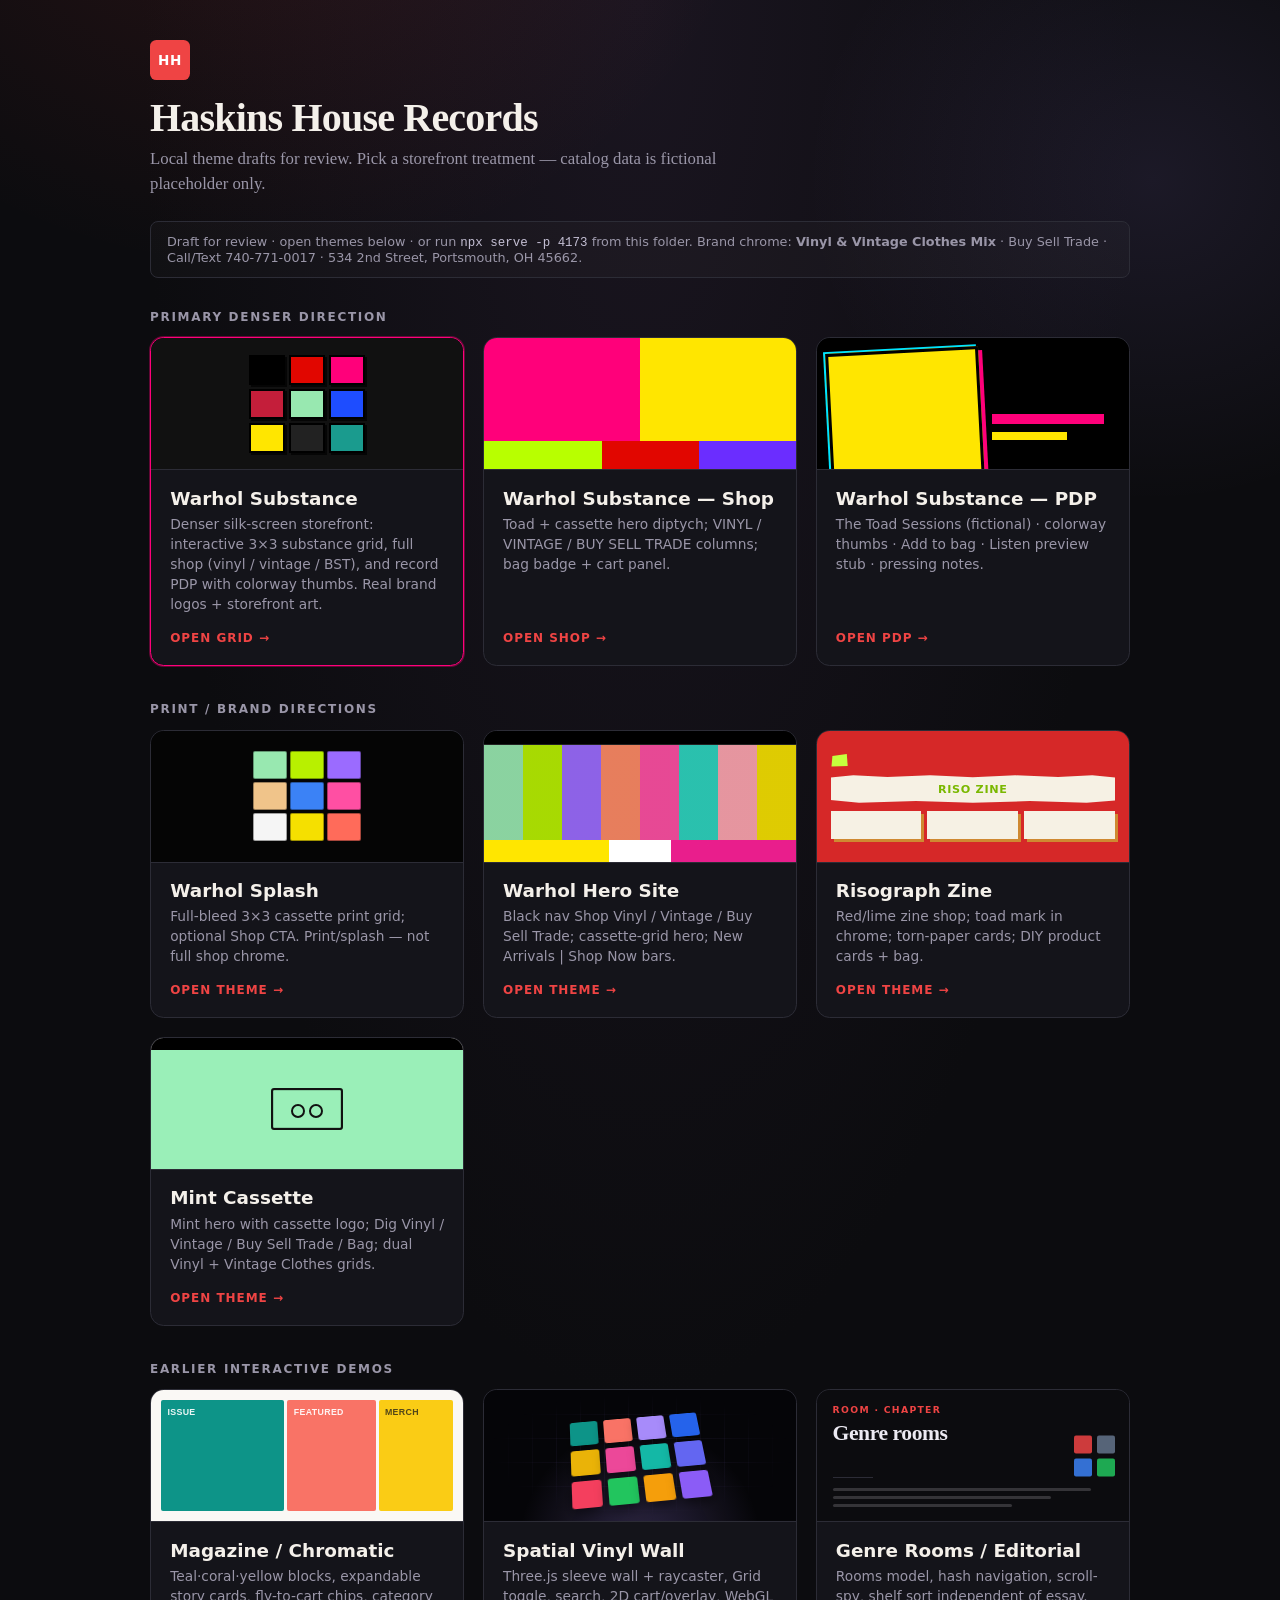
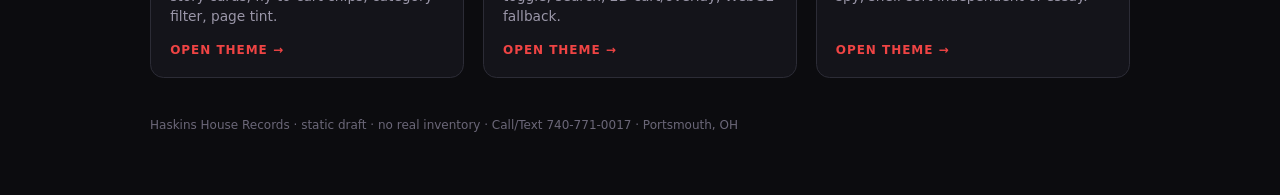
<file: index.html>
<!DOCTYPE html>
<html lang="en">
<head>
  <meta charset="UTF-8" />
  <meta name="viewport" content="width=device-width, initial-scale=1" />
  <title>Haskins House Records — Theme Drafts</title>
  <link rel="stylesheet" href="picker.css" />
  <link rel="stylesheet" href="picker-warhol-substance.css" />
</head>
<body>
  <div class="wrap">
    <span class="mark" aria-hidden="true">HH</span>
    <h1>Haskins House Records</h1>
    <p class="lede">Local theme drafts for review. Pick a storefront treatment — catalog data is fictional placeholder only.</p>
    <p class="note">Draft for review · open themes below · or run <code>npx serve -p 4173</code> from this folder. Brand chrome: <strong>Vinyl &amp; Vintage Clothes Mix</strong> · Buy Sell Trade · Call/Text 740-771-0017 · 534 2nd Street, Portsmouth, OH 45662.</p>

    <h2 class="group-title">Primary denser direction</h2>
    <div class="grid">
      <a class="card card-featured" href="themes/warhol-substance/grid/">
        <div class="preview warhol-substance" aria-hidden="true">
          <div class="ws-grid">
            <i></i><i></i><i></i>
            <i></i><i></i><i></i>
            <i></i><i></i><i></i>
          </div>
        </div>
        <div class="card-body">
          <h2>Warhol Substance</h2>
          <p>Denser silk-screen storefront: interactive 3×3 substance grid, full shop (vinyl / vintage / BST), and record PDP with colorway thumbs. Real brand logos + storefront art.</p>
          <span class="cta">Open Grid →</span>
        </div>
      </a>
      <a class="card" href="themes/warhol-substance/shop/">
        <div class="preview warhol-substance-shop" aria-hidden="true">
          <div class="ws-diptych"><b></b><b></b></div>
          <div class="ws-cols"><span></span><span></span><span></span></div>
        </div>
        <div class="card-body">
          <h2>Warhol Substance — Shop</h2>
          <p>Toad + cassette hero diptych; VINYL / VINTAGE / BUY SELL TRADE columns; bag badge + cart panel.</p>
          <span class="cta">Open Shop →</span>
        </div>
      </a>
      <a class="card" href="themes/warhol-substance/pdp/">
        <div class="preview warhol-substance-pdp" aria-hidden="true">
          <div class="ws-sleeve"></div>
          <div class="ws-info"><span></span><span></span></div>
        </div>
        <div class="card-body">
          <h2>Warhol Substance — PDP</h2>
          <p>The Toad Sessions (fictional) · colorway thumbs · Add to bag · Listen preview stub · pressing notes.</p>
          <span class="cta">Open PDP →</span>
        </div>
      </a>
    </div>

    <h2 class="group-title">Print / brand directions</h2>
    <div class="grid">
      <a class="card" href="themes/warhol-splash/">
        <div class="preview warhol-splash" aria-hidden="true">
          <div class="cass-grid">
            <i></i><i></i><i></i>
            <i></i><i></i><i></i>
            <i></i><i></i><i></i>
          </div>
        </div>
        <div class="card-body">
          <h2>Warhol Splash</h2>
          <p>Full-bleed 3×3 cassette print grid; optional Shop CTA. Print/splash — not full shop chrome.</p>
          <span class="cta">Open theme →</span>
        </div>
      </a>
      <a class="card" href="themes/warhol-hero/">
        <div class="preview warhol-hero" aria-hidden="true">
          <div class="wh-nav"></div>
          <div class="wh-hero"></div>
          <div class="wh-bars"><b></b><b></b><b></b></div>
        </div>
        <div class="card-body">
          <h2>Warhol Hero Site</h2>
          <p>Black nav Shop Vinyl / Vintage / Buy Sell Trade; cassette-grid hero; New Arrivals | Shop Now bars.</p>
          <span class="cta">Open theme →</span>
        </div>
      </a>
      <a class="card" href="themes/risograph-zine/">
        <div class="preview riso" aria-hidden="true">
          <span class="toad-dot"></span>
          <div class="torn-banner">Riso Zine</div>
          <div class="torn-cards"><i></i><i></i><i></i></div>
        </div>
        <div class="card-body">
          <h2>Risograph Zine</h2>
          <p>Red/lime zine shop; toad mark in chrome; torn-paper cards; DIY product cards + bag.</p>
          <span class="cta">Open theme →</span>
        </div>
      </a>
      <a class="card" href="themes/mint-cassette/">
        <div class="preview mint" aria-hidden="true">
          <div class="mint-nav"></div>
          <div class="mint-hero"><span></span></div>
        </div>
        <div class="card-body">
          <h2>Mint Cassette</h2>
          <p>Mint hero with cassette logo; Dig Vinyl / Vintage / Buy Sell Trade / Bag; dual Vinyl + Vintage Clothes grids.</p>
          <span class="cta">Open theme →</span>
        </div>
      </a>
    </div>

    <h2 class="group-title">Earlier interactive demos</h2>
    <div class="grid">
      <a class="card" href="themes/label-chromatic/">
        <div class="preview chromatic" aria-hidden="true">
          <div class="blk t">Issue</div>
          <div class="blk c">Featured</div>
          <div class="blk y">Merch</div>
        </div>
        <div class="card-body">
          <h2>Magazine / Chromatic</h2>
          <p>Teal·coral·yellow blocks, expandable story cards, fly-to-cart chips, category filter, page tint.</p>
          <span class="cta">Open theme →</span>
        </div>
      </a>
      <a class="card" href="themes/spatial-dig/">
        <div class="preview spatial" aria-hidden="true">
          <div class="grid-hint"></div>
          <div class="sleeve-grid">
            <i></i><i></i><i></i><i></i>
            <i></i><i></i><i></i><i></i>
            <i></i><i></i><i></i><i></i>
          </div>
        </div>
        <div class="card-body">
          <h2>Spatial Vinyl Wall</h2>
          <p>Three.js sleeve wall + raycaster, Grid toggle, search, 2D cart/overlay, WebGL fallback.</p>
          <span class="cta">Open theme →</span>
        </div>
      </a>
      <a class="card" href="themes/underground-editorial/">
        <div class="preview editorial" aria-hidden="true">
          <span class="chap">Room · chapter</span>
          <p class="room-title">Genre rooms</p>
          <div class="rule"></div>
          <div class="lines"><span></span><span></span><span></span></div>
          <div class="shelf-dots"><b></b><b></b><b></b><b></b></div>
        </div>
        <div class="card-body">
          <h2>Genre Rooms / Editorial</h2>
          <p>Rooms model, hash navigation, scroll-spy, shelf sort independent of essay.</p>
          <span class="cta">Open theme →</span>
        </div>
      </a>
    </div>

    <footer>Haskins House Records · static draft · no real inventory · Call/Text 740-771-0017 · Portsmouth, OH</footer>
  </div>
</body>
</html>
</file>
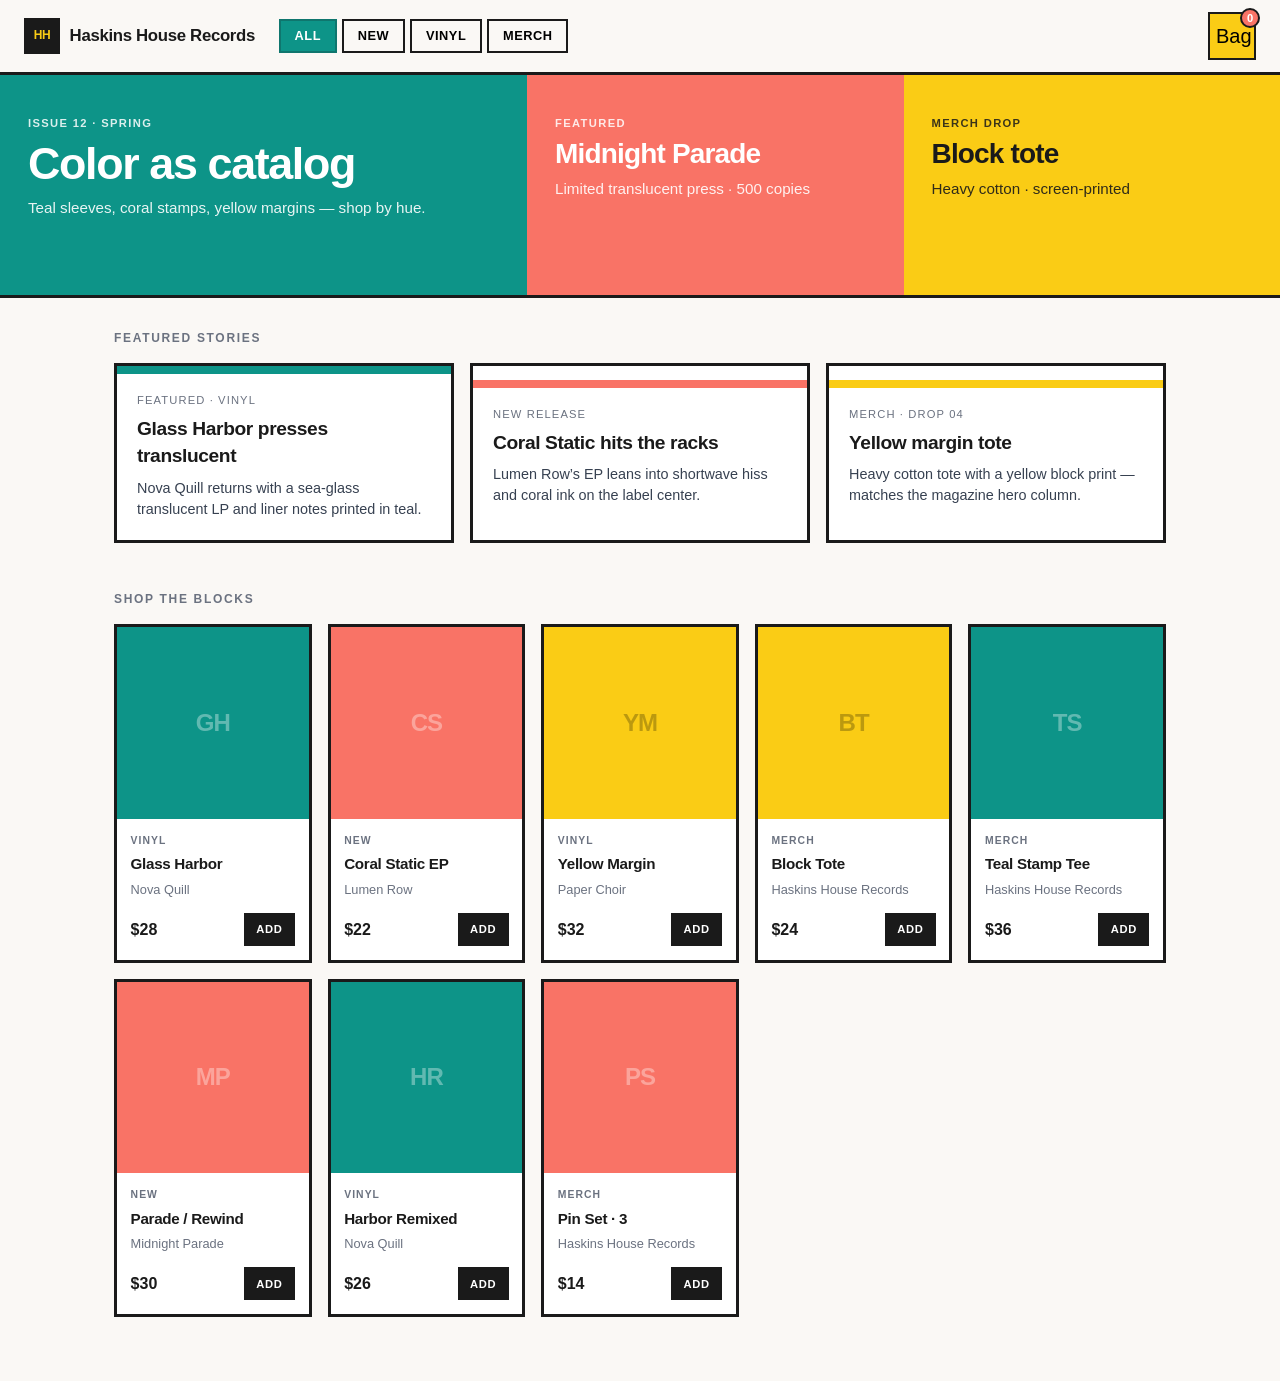
<file: themes/label-chromatic/index.html>
<!DOCTYPE html>
<html lang="en">
<head>
  <meta charset="UTF-8" />
  <meta name="viewport" content="width=device-width, initial-scale=1" />
  <title>Haskins House Records — Vinyl Shop</title>
  <link rel="stylesheet" href="styles.css" />
</head>
<body>
  <!-- Soft page tint overlay (driven by color-block hover) -->
  <div id="page-tint" aria-hidden="true"></div>

  <header class="site-header">
    <div class="brand">
      <span class="brand-mark">HH</span>
      <span class="brand-name">Haskins House Records</span>
    </div>
    <nav class="filter-nav" role="tablist" aria-label="Category filter">
      <button class="filter-btn is-active" data-filter="all" role="tab" aria-selected="true">All</button>
      <button class="filter-btn" data-filter="new" role="tab" aria-selected="false">New</button>
      <button class="filter-btn" data-filter="vinyl" role="tab" aria-selected="false">Vinyl</button>
      <button class="filter-btn" data-filter="merch" role="tab" aria-selected="false">Merch</button>
    </nav>
    <button id="cart-badge" class="cart-badge" type="button" aria-label="Cart, 0 items">
      <span class="cart-icon">Bag</span>
      <span id="cart-count" class="cart-count">0</span>
    </button>
  </header>

  <!-- Magazine-style hero -->
  <section class="hero magazine-hero">
    <div class="hero-block teal" data-tint="teal">
      <p class="hero-kicker">Issue 12 · Spring</p>
      <h1>Color as catalog</h1>
      <p>Teal sleeves, coral stamps, yellow margins — shop by hue.</p>
    </div>
    <div class="hero-block coral" data-tint="coral">
      <p class="hero-kicker">Featured</p>
      <h2>Midnight Parade</h2>
      <p>Limited translucent press · 500 copies</p>
    </div>
    <div class="hero-block yellow" data-tint="yellow">
      <p class="hero-kicker">Merch drop</p>
      <h2>Block tote</h2>
      <p>Heavy cotton · screen-printed</p>
    </div>
  </section>

  <main>
    <section class="stories" aria-label="Featured release stories">
      <h2 class="section-title">Featured stories</h2>
      <div id="story-cards" class="story-cards"></div>
    </section>

    <section class="catalog" aria-label="Shop catalog">
      <h2 class="section-title">Shop the blocks</h2>
      <div id="product-grid" class="product-grid"></div>
      <p id="empty-state" class="empty-state" hidden>No items in this category.</p>
    </section>
  </main>

  <!-- Sticky cart panel -->
  <aside id="cart-panel" class="cart-panel" aria-hidden="true">
    <div class="cart-panel-head">
      <h2>Your bag</h2>
      <button id="cart-close" type="button" aria-label="Close cart">×</button>
    </div>
    <ul id="cart-items" class="cart-items"></ul>
    <div class="cart-panel-foot">
      <span>Total</span>
      <strong id="cart-total">$0</strong>
    </div>
  </aside>
  <div id="cart-backdrop" class="cart-backdrop" hidden></div>

  <!-- Flying chip layer for add-to-bag animation -->
  <div id="fly-layer" class="fly-layer" aria-hidden="true"></div>

  <script src="app.js"></script>
</body>
</html>
</file>
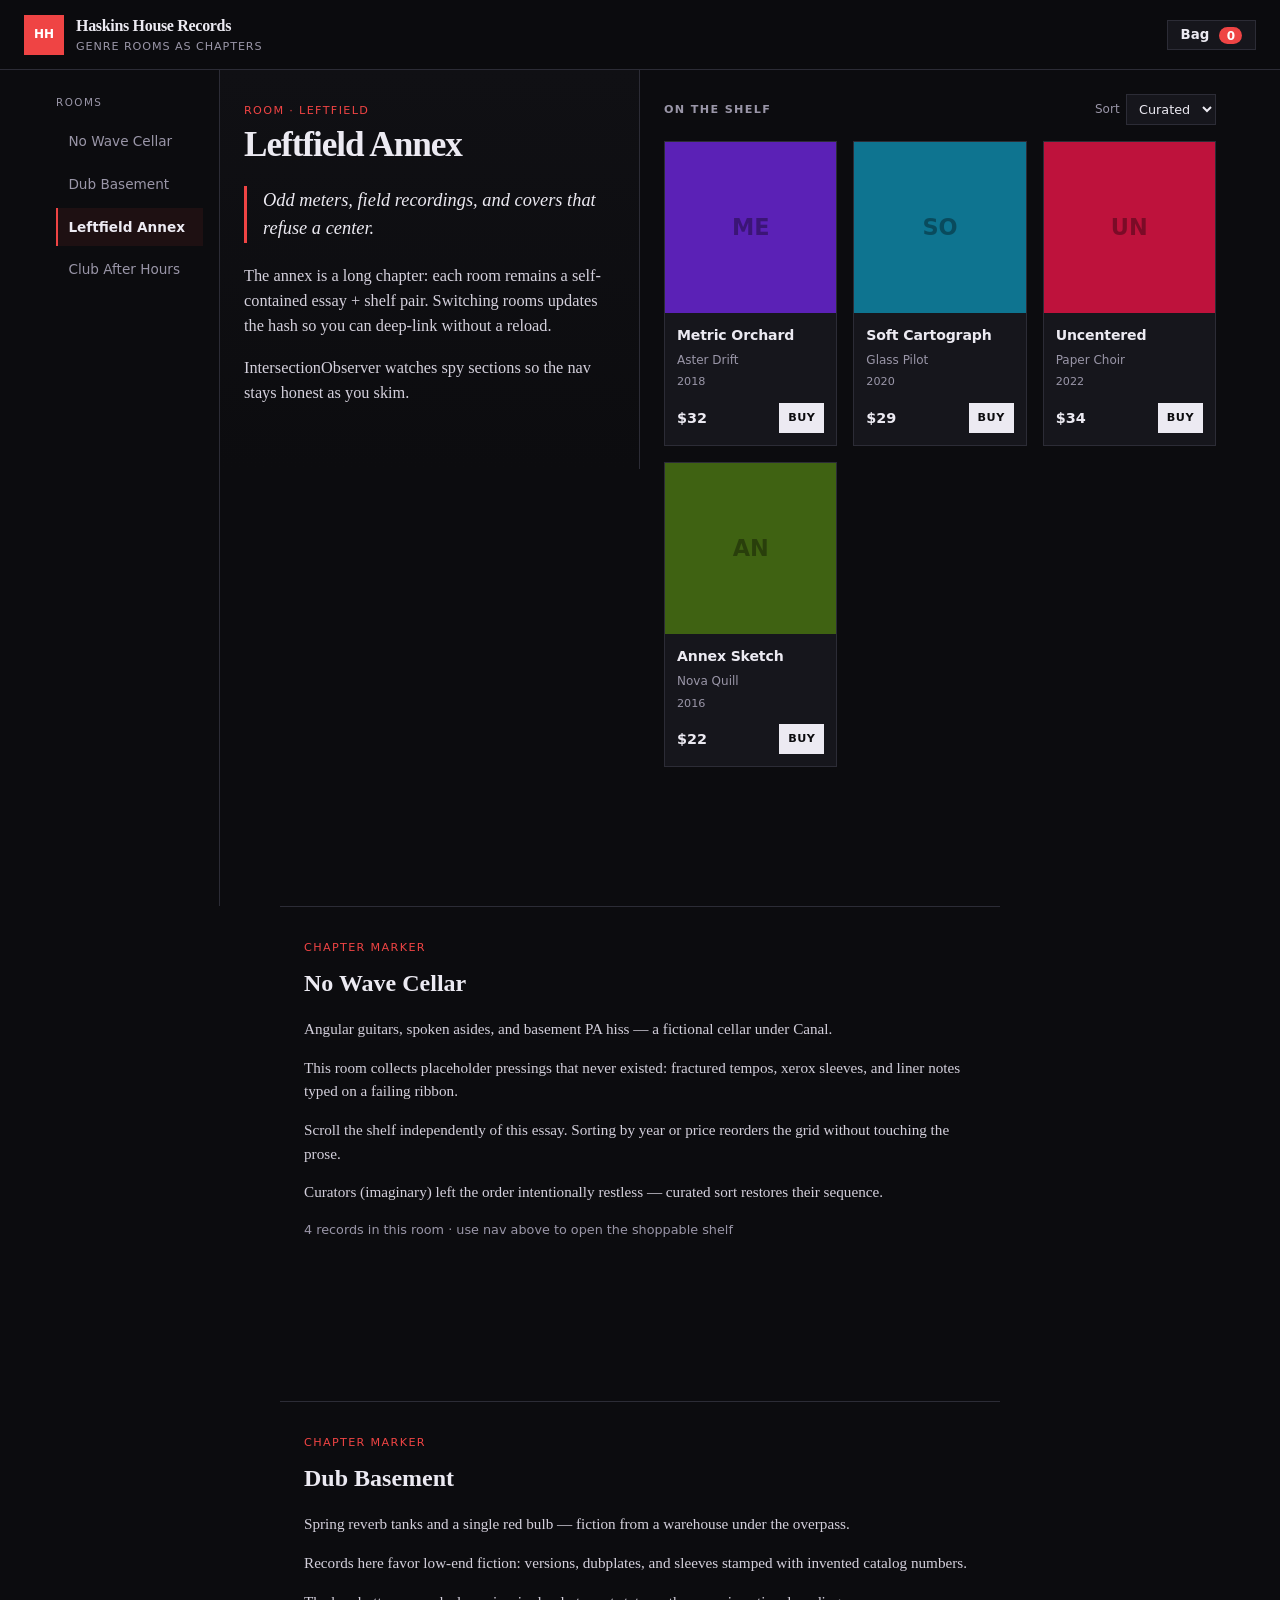
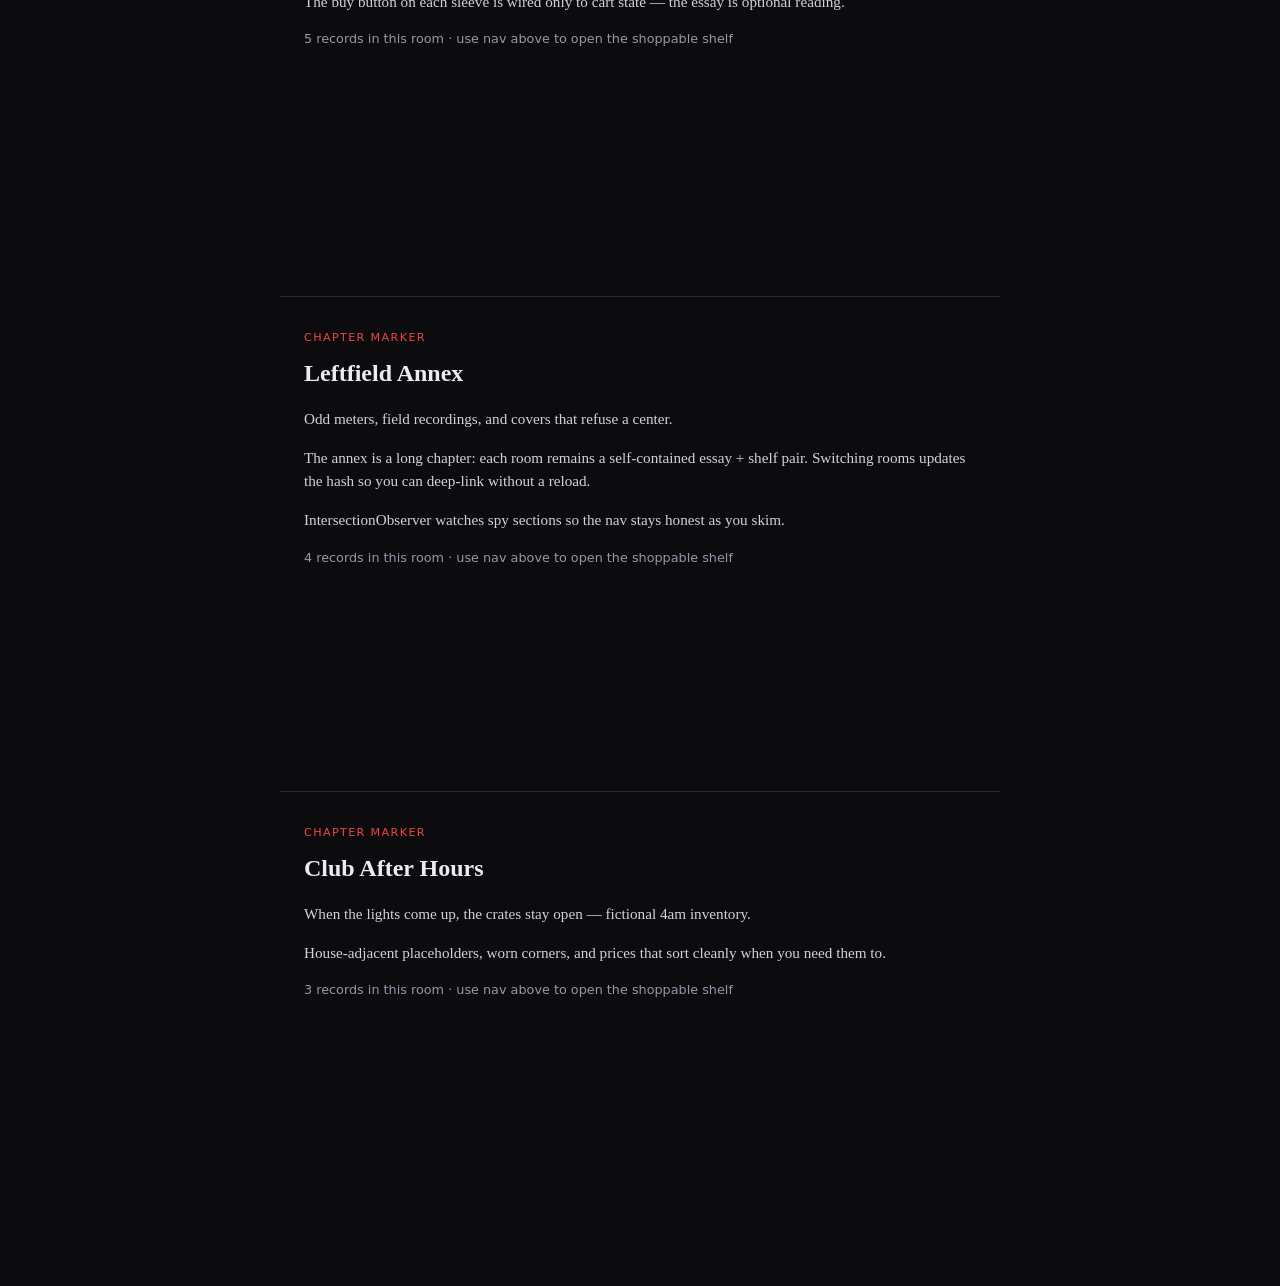
<file: themes/underground-editorial/index.html>
<!DOCTYPE html>
<html lang="en">
<head>
  <meta charset="UTF-8" />
  <meta name="viewport" content="width=device-width, initial-scale=1" />
  <title>Haskins House Records — Genre Rooms</title>
  <link rel="stylesheet" href="styles.css" />
</head>
<body>
  <header class="site-header">
    <div class="brand">
      <span class="mark">HH</span>
      <div>
        <strong>Haskins House Records</strong>
        <span class="tagline">Genre rooms as chapters</span>
      </div>
    </div>
    <button id="cart-badge" class="cart-badge" type="button">Bag <span id="cart-count">0</span></button>
  </header>

  <div class="layout">
    <!-- Room navigation (hash / data-room) -->
    <nav class="room-nav" aria-label="Genre rooms">
      <p class="nav-label">Rooms</p>
      <ul id="room-list"></ul>
    </nav>

    <div class="chapter">
      <!-- Sticky essay column on desktop -->
      <article class="essay-col">
        <header class="essay-head">
          <p id="room-kicker" class="room-kicker">Room</p>
          <h1 id="room-title">—</h1>
        </header>
        <div id="room-essay" class="room-essay"></div>
      </article>

      <!-- Sleeve grid always visible; sort never depends on essay -->
      <section class="grid-col" aria-label="Records in this room">
        <div class="grid-toolbar">
          <h2 class="grid-heading">On the shelf</h2>
          <label class="sort-label">
            Sort
            <select id="sort-control">
              <option value="curated">Curated</option>
              <option value="price">Price</option>
              <option value="year">Year</option>
            </select>
          </label>
        </div>
        <div id="sleeve-grid" class="sleeve-grid"></div>
      </section>
    </div>
  </div>

  <!-- Long scroll spy targets (one section per room for IntersectionObserver) -->
  <div id="spy-root" class="spy-root" aria-hidden="true"></div>

  <aside id="cart-panel" class="cart-panel" aria-hidden="true">
    <div class="cart-head">
      <h2>Bag</h2>
      <button id="cart-close" type="button" aria-label="Close">×</button>
    </div>
    <ul id="cart-list"></ul>
    <div class="cart-foot"><span>Total</span><strong id="cart-total">$0</strong></div>
  </aside>
  <div id="cart-backdrop" class="cart-backdrop" hidden></div>

  <script src="app.js"></script>
</body>
</html>
</file>
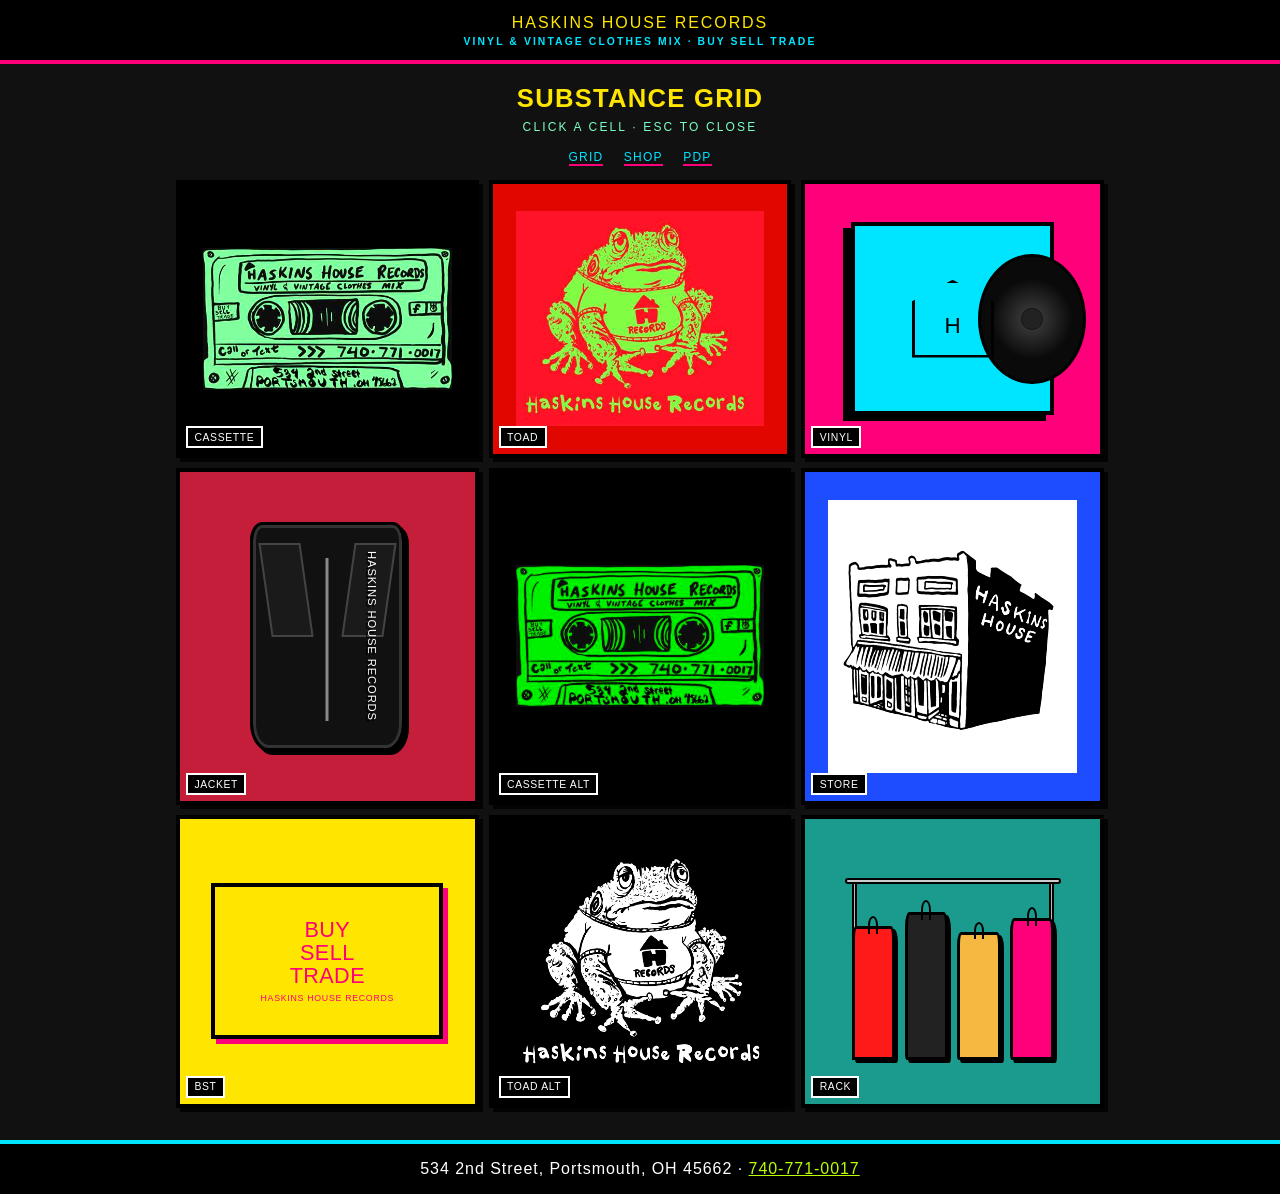
<file: warhol-substance/01-substance-grid/index.html>
<!DOCTYPE html>
<html lang="en">
<head>
  <meta charset="UTF-8" />
  <meta name="viewport" content="width=device-width, initial-scale=1" />
  <title>Haskins House Records — Substance Grid</title>
  <link rel="stylesheet" href="../styles/warhol.css" />
  <style>
    body.hhr-warhol {
      background: #111;
      display: flex;
      flex-direction: column;
      min-height: 100vh;
    }
    .grid-wrap {
      max-width: 960px;
      margin: 1.25rem auto 2rem;
      padding: 0 1rem;
      flex: 1;
      width: 100%;
    }
    .intro {
      text-align: center;
      margin-bottom: 1rem;
      font-family: var(--font-display);
      letter-spacing: 0.08em;
      text-transform: uppercase;
    }
    .intro h1 {
      margin: 0;
      font-size: clamp(1.1rem, 3vw, 1.6rem);
      color: var(--yellow);
    }
    .intro p {
      margin: 0.4rem 0 0;
      color: var(--mint);
      font-size: 0.75rem;
      letter-spacing: 0.18em;
    }

    .warhol-grid {
      display: grid;
      grid-template-columns: repeat(3, 1fr);
      gap: 10px;
      aspect-ratio: 1 / 1;
    }
    @media (max-width: 640px) {
      .warhol-grid { gap: 6px; }
    }

    .cell {
      position: relative;
      border: 4px solid #000;
      cursor: pointer;
      overflow: hidden;
      outline: none;
      isolation: isolate;
      transition: transform 0.15s ease, box-shadow 0.15s ease, z-index 0s;
      box-shadow: 4px 4px 0 rgba(0,0,0,0.85);
    }
    .cell:hover, .cell:focus-visible {
      transform: scale(1.03) rotate(-0.4deg);
      z-index: 2;
      box-shadow: 7px 7px 0 var(--hot-pink);
    }
    .cell .art {
      width: 100%;
      height: 100%;
      display: flex;
      align-items: center;
      justify-content: center;
      position: relative;
    }
    .cell img.logo {
      width: 88%;
      height: 88%;
      object-fit: contain;
      filter: contrast(1.15) saturate(1.2);
    }
    .cell .label-chip {
      position: absolute;
      left: 6px;
      bottom: 6px;
      background: #000;
      color: #fff;
      font-family: var(--font-display);
      font-size: clamp(0.45rem, 1.4vw, 0.65rem);
      letter-spacing: 0.06em;
      padding: 0.2rem 0.4rem;
      border: 2px solid #fff;
      text-transform: uppercase;
      z-index: 2;
    }
    /* Misregister offset layer */
    .cell .mis {
      position: absolute;
      inset: 0;
      pointer-events: none;
      mix-blend-mode: multiply;
      opacity: 0.18;
      transform: translate(3px, -2px);
      background: inherit;
    }

    /* --- Cell colorways & CSS illustrations --- */
    .cell-cassette { background: #000; }
    .cell-toad { background: #e10600; }
    .cell-vinyl { background: var(--hot-pink); }
    .cell-jacket { background: #c41e3a; }
    .cell-cassette-alt { background: #000; }
    .cell-store { background: #1e4dff; }
    .cell-bst { background: var(--yellow); }
    .cell-toad-alt { background: #000; }
    .cell-rack { background: #1a9b8e; }

    /* Vinyl sleeve CSS art */
    .vinyl-art {
      width: 72%;
      height: 72%;
      background: var(--cyan);
      border: 4px solid #000;
      position: relative;
      box-shadow: -8px 6px 0 #000;
      display: flex;
      align-items: center;
      justify-content: center;
    }
    .vinyl-art .disc {
      position: absolute;
      right: -18%;
      width: 55%;
      height: 70%;
      border-radius: 50%;
      background: radial-gradient(circle at center, #222 12%, #111 13%, #333 14%, #0a0a0a 50%);
      border: 3px solid #000;
    }
    .vinyl-art .house {
      width: 42%;
      height: 42%;
      border: 3px solid #000;
      background: transparent;
      clip-path: polygon(50% 0%, 100% 28%, 100% 100%, 0 100%, 0 28%);
      display: flex;
      align-items: flex-end;
      justify-content: center;
      font-family: var(--font-display);
      font-size: clamp(0.7rem, 2.5vw, 1.4rem);
      color: #000;
      padding-bottom: 8%;
      z-index: 1;
    }

    /* Leather jacket CSS */
    .jacket-art {
      width: 55%;
      height: 70%;
      position: relative;
    }
    .jacket-art .body {
      width: 100%;
      height: 100%;
      background: #111;
      border: 3px solid #000;
      border-radius: 8% 8% 12% 12%;
      box-shadow: inset 0 0 0 3px #333, 4px 4px 0 #000;
      position: relative;
    }
    .jacket-art .lapel-l,
    .jacket-art .lapel-r {
      position: absolute;
      top: 8%;
      width: 28%;
      height: 42%;
      background: #1a1a1a;
      border: 2px solid #444;
    }
    .jacket-art .lapel-l { left: 8%; transform: skewX(8deg); }
    .jacket-art .lapel-r { right: 8%; transform: skewX(-8deg); }
    .jacket-art .zip {
      position: absolute;
      left: 50%;
      top: 15%;
      bottom: 12%;
      width: 3px;
      background: #888;
      transform: translateX(-50%);
    }
    .jacket-text {
      position: absolute;
      right: 4%;
      top: 50%;
      transform: translateY(-50%) rotate(90deg);
      transform-origin: center;
      font-family: var(--font-display);
      font-size: clamp(0.4rem, 1.5vw, 0.7rem);
      color: #fff;
      letter-spacing: 0.08em;
      white-space: nowrap;
      text-shadow: 2px 2px 0 #000;
    }

    /* Storefront CSS */
    .store-art {
      width: 70%;
      height: 78%;
      position: relative;
    }
    .store-art .building {
      width: 100%;
      height: 100%;
      background: var(--yellow);
      border: 4px solid #000;
      position: relative;
      box-shadow: 5px 5px 0 #000;
    }
    .store-art .awning {
      position: absolute;
      top: 28%;
      left: -4%;
      right: -4%;
      height: 12%;
      background: repeating-linear-gradient(90deg, #e10600 0 12%, #fff 12% 24%);
      border: 3px solid #000;
      z-index: 2;
    }
    .store-art .window {
      position: absolute;
      bottom: 10%;
      left: 12%;
      right: 12%;
      height: 32%;
      background: #87ceeb;
      border: 3px solid #000;
    }
    .store-art .door {
      position: absolute;
      bottom: 10%;
      left: 38%;
      width: 24%;
      height: 32%;
      background: #5c3317;
      border: 3px solid #000;
      z-index: 1;
    }
    .store-art .sign {
      position: absolute;
      top: 6%;
      left: 0;
      right: 0;
      text-align: center;
      font-family: var(--font-display);
      font-size: clamp(0.35rem, 1.2vw, 0.55rem);
      color: #1e4dff;
      letter-spacing: 0.04em;
      line-height: 1.15;
    }

    /* BUY SELL TRADE stamp */
    .bst-art {
      width: 82%;
      height: 55%;
      background: var(--yellow);
      border: 4px solid #000;
      display: flex;
      flex-direction: column;
      align-items: center;
      justify-content: center;
      box-shadow: 5px 5px 0 var(--hot-pink);
      text-align: center;
      padding: 0.5rem;
    }
    .bst-art .big {
      font-family: var(--font-display);
      color: var(--hot-pink);
      font-size: clamp(0.7rem, 2.8vw, 1.35rem);
      line-height: 1.05;
      letter-spacing: 0.02em;
    }
    .bst-art .small {
      margin-top: 0.35rem;
      font-family: var(--font-display);
      color: var(--hot-pink);
      font-size: clamp(0.35rem, 1.1vw, 0.55rem);
      letter-spacing: 0.08em;
    }

    /* Clothes rack CSS */
    .rack-art {
      width: 85%;
      height: 70%;
      position: relative;
      display: flex;
      align-items: flex-end;
      justify-content: center;
      gap: 4%;
    }
    .rack-art .pole {
      position: absolute;
      top: 8%;
      left: 5%;
      right: 5%;
      height: 6px;
      background: #ccc;
      border: 2px solid #000;
      border-radius: 3px;
      z-index: 2;
    }
    .rack-art .leg-l, .rack-art .leg-r {
      position: absolute;
      top: 8%;
      width: 5px;
      bottom: 0;
      background: #bbb;
      border: 2px solid #000;
    }
    .rack-art .leg-l { left: 8%; }
    .rack-art .leg-r { right: 8%; }
    .hanger {
      width: 18%;
      height: 72%;
      background: var(--hot-pink);
      border: 3px solid #000;
      border-radius: 10% 10% 4% 4%;
      position: relative;
      z-index: 1;
      box-shadow: 3px 3px 0 #000;
    }
    .hanger:nth-child(4) { background: var(--red); height: 68%; }
    .hanger:nth-child(5) { background: #222; height: 75%; }
    .hanger:nth-child(6) { background: var(--butterscotch); height: 65%; }
    .hanger::before {
      content: "";
      position: absolute;
      top: -10%;
      left: 50%;
      width: 10px;
      height: 14%;
      border: 2px solid #000;
      border-bottom: none;
      border-radius: 50% 50% 0 0;
      transform: translateX(-50%);
      background: transparent;
    }

    /* Overlay */
    .overlay {
      position: fixed;
      inset: 0;
      background: rgba(0,0,0,0.78);
      display: none;
      align-items: center;
      justify-content: center;
      z-index: 100;
      padding: 1rem;
    }
    .overlay.open { display: flex; }
    .overlay-panel {
      background: var(--white);
      color: #000;
      border: 5px solid #000;
      box-shadow: 10px 10px 0 var(--hot-pink), -4px -4px 0 var(--cyan);
      max-width: 480px;
      width: 100%;
      padding: 1.25rem;
      position: relative;
      animation: popIn 0.18s ease;
    }
    @keyframes popIn {
      from { transform: scale(0.92) rotate(-1deg); opacity: 0; }
      to { transform: scale(1) rotate(0); opacity: 1; }
    }
    .overlay-panel .close {
      position: absolute;
      top: 0.5rem;
      right: 0.5rem;
      width: 2.2rem;
      height: 2.2rem;
      border: 3px solid #000;
      background: var(--yellow);
      font-family: var(--font-display);
      font-size: 1.1rem;
      cursor: pointer;
      line-height: 1;
    }
    .overlay-panel .preview {
      aspect-ratio: 1;
      border: 4px solid #000;
      margin-bottom: 1rem;
      overflow: hidden;
      display: flex;
      align-items: center;
      justify-content: center;
    }
    .overlay-panel .preview img {
      width: 100%;
      height: 100%;
      object-fit: cover;
    }
    .overlay-panel h2 {
      margin: 0 0 0.35rem;
      font-family: var(--font-display);
      text-transform: uppercase;
      letter-spacing: 0.06em;
      font-size: 1.25rem;
    }
    .overlay-panel p {
      margin: 0 0 1rem;
      font-size: 0.95rem;
      line-height: 1.4;
    }
    .overlay-actions { display: flex; gap: 0.5rem; flex-wrap: wrap; }
    .nav-links {
      text-align: center;
      margin: 0.5rem 0 1rem;
      font-size: 0.75rem;
      letter-spacing: 0.1em;
      text-transform: uppercase;
    }
    .nav-links a {
      color: var(--cyan);
      margin: 0 0.5rem;
      text-decoration: none;
      border-bottom: 2px solid var(--hot-pink);
    }
  </style>
</head>
<body class="hhr-warhol">
  <header class="site-header">
    <a href="../02-shop/index.html">Haskins House Records</a>
    <span class="tag">Vinyl &amp; Vintage Clothes Mix · Buy Sell Trade</span>
  </header>

  <div class="grid-wrap">
    <div class="intro">
      <h1>Substance Grid</h1>
      <p>Click a cell · Esc to close</p>
    </div>
    <nav class="nav-links" aria-label="Pages">
      <a href="./index.html">Grid</a>
      <a href="../02-shop/index.html">Shop</a>
      <a href="../03-pdp/index.html">PDP</a>
    </nav>

    <div class="warhol-grid" id="grid" role="list">
      <!-- 1 Cassette -->
      <button type="button" class="cell cell-cassette" role="listitem" data-id="cassette"
        data-label="Cassette Logo" data-desc="Mint silk-screen cassette — Vinyl &amp; Vintage Clothes Mix. Call or text 740-771-0017."
        data-img="../assets/cassette-mint.jpeg" aria-label="Cassette logo cell">
        <div class="art"><img class="logo" src="../assets/cassette-mint.jpeg" alt="Haskins House Records cassette" /></div>
        <span class="label-chip">Cassette</span>
      </button>

      <!-- 2 Toad -->
      <button type="button" class="cell cell-toad" role="listitem" data-id="toad"
        data-label="Toad Logo" data-desc="Lime toad on hot red — house H mark on the sweater. Haskins House Records."
        data-img="../assets/toad-red-lime.jpeg" aria-label="Toad logo cell">
        <div class="art"><img class="logo" src="../assets/toad-red-lime.jpeg" alt="Haskins House Records toad" /></div>
        <span class="label-chip">Toad</span>
      </button>

      <!-- 3 Vinyl sleeve -->
      <button type="button" class="cell cell-vinyl" role="listitem" data-id="vinyl"
        data-label="Vinyl Sleeve" data-desc="Cyan sleeve on hot pink — house H records mark peeking disc."
        data-bg="var(--hot-pink)" aria-label="Vinyl sleeve cell">
        <div class="art">
          <div class="vinyl-art"><div class="disc"></div><div class="house">H</div></div>
        </div>
        <span class="label-chip">Vinyl</span>
      </button>

      <!-- 4 Leather jacket -->
      <button type="button" class="cell cell-jacket" role="listitem" data-id="jacket"
        data-label="Leather Jacket" data-desc="Vintage leather — Buy Sell Trade the real thing at 534 2nd Street."
        data-bg="#c41e3a" aria-label="Leather jacket cell">
        <div class="art">
          <div class="jacket-art">
            <div class="body">
              <div class="lapel-l"></div>
              <div class="lapel-r"></div>
              <div class="zip"></div>
            </div>
          </div>
          <span class="jacket-text">HASKINS HOUSE RECORDS</span>
        </div>
        <span class="label-chip">Jacket</span>
      </button>

      <!-- 5 Cassette alt -->
      <button type="button" class="cell cell-cassette-alt" role="listitem" data-id="cassette-alt"
        data-label="Cassette (Lime)" data-desc="Lime colorway cassette — 534 2nd Street, Portsmouth, OH 45662."
        data-img="../assets/cassette-lime.jpeg" aria-label="Lime cassette cell">
        <div class="art"><img class="logo" src="../assets/cassette-lime.jpeg" alt="Lime cassette logo" /></div>
        <span class="label-chip">Cassette Alt</span>
      </button>

      <!-- 6 Storefront -->
      <button type="button" class="cell cell-store" role="listitem" data-id="store"
        data-label="Storefront" data-desc="534 2nd Street, Portsmouth, OH 45662 — Vinyl &amp; Vintage Clothes Mix."
        data-img="../assets/storefront.jpeg" data-bg="#1e4dff" aria-label="Storefront cell">
        <div class="art">
          <img class="logo" src="../assets/storefront.jpeg" alt="Haskins House storefront" style="filter: contrast(1.3) saturate(1.4) brightness(1.05);" />
        </div>
        <span class="label-chip">Store</span>
      </button>

      <!-- 7 BUY SELL TRADE -->
      <button type="button" class="cell cell-bst" role="listitem" data-id="bst"
        data-label="Buy Sell Trade" data-desc="Bring your vinyl &amp; vintage. Call or text 740-771-0017."
        data-bg="var(--yellow)" aria-label="Buy Sell Trade stamp cell">
        <div class="art">
          <div class="bst-art">
            <div class="big">BUY<br>SELL<br>TRADE</div>
            <div class="small">HASKINS HOUSE RECORDS</div>
          </div>
        </div>
        <span class="label-chip">BST</span>
      </button>

      <!-- 8 Toad alt B&W -->
      <button type="button" class="cell cell-toad-alt" role="listitem" data-id="toad-alt"
        data-label="Toad (B&amp;W Stamp)" data-desc="High-contrast toad stamp — silk-screen alternate."
        data-img="../assets/toad-bw.jpeg" aria-label="Toad black and white cell">
        <div class="art"><img class="logo" src="../assets/toad-bw.jpeg" alt="Toad B&amp;W stamp" style="filter: contrast(1.25);" /></div>
        <span class="label-chip">Toad Alt</span>
      </button>

      <!-- 9 Clothes rack -->
      <button type="button" class="cell cell-rack" role="listitem" data-id="rack"
        data-label="Clothes Rack" data-desc="Vintage clothes mix on the rack — denim, leather, band tees."
        data-bg="#1a9b8e" aria-label="Clothes rack cell">
        <div class="art">
          <div class="rack-art">
            <div class="pole"></div>
            <div class="leg-l"></div>
            <div class="leg-r"></div>
            <div class="hanger"></div>
            <div class="hanger"></div>
            <div class="hanger"></div>
            <div class="hanger"></div>
          </div>
        </div>
        <span class="label-chip">Rack</span>
      </button>
    </div>
  </div>

  <div class="overlay" id="overlay" role="dialog" aria-modal="true" aria-labelledby="ov-title" hidden>
    <div class="overlay-panel">
      <button type="button" class="close" id="ov-close" aria-label="Close">×</button>
      <div class="preview" id="ov-preview"></div>
      <h2 id="ov-title"></h2>
      <p id="ov-desc"></p>
      <div class="overlay-actions">
        <button type="button" class="btn-warhol btn-pink" id="ov-interest">Add interest</button>
        <a class="btn-warhol btn-cyan" href="tel:7407710017">Call 740-771-0017</a>
      </div>
    </div>
  </div>

  <footer class="site-footer">
    534 2nd Street, Portsmouth, OH 45662 · <a href="tel:7407710017">740-771-0017</a>
  </footer>

  <script>
    (function () {
      const overlay = document.getElementById("overlay");
      const preview = document.getElementById("ov-preview");
      const title = document.getElementById("ov-title");
      const desc = document.getElementById("ov-desc");
      const closeBtn = document.getElementById("ov-close");
      const interestBtn = document.getElementById("ov-interest");
      let lastFocus = null;

      function openCell(btn) {
        lastFocus = btn;
        title.textContent = btn.dataset.label || "";
        desc.textContent = btn.dataset.desc || "";
        preview.innerHTML = "";
        preview.style.background = btn.dataset.bg || "#111";

        if (btn.dataset.img) {
          const img = document.createElement("img");
          img.src = btn.dataset.img;
          img.alt = btn.dataset.label || "";
          preview.appendChild(img);
        } else {
          const clone = btn.querySelector(".art").cloneNode(true);
          clone.style.width = "100%";
          clone.style.height = "100%";
          preview.appendChild(clone);
        }

        interestBtn.textContent = "Add interest";
        interestBtn.disabled = false;
        overlay.hidden = false;
        overlay.classList.add("open");
        closeBtn.focus();
      }

      function closeOverlay() {
        overlay.classList.remove("open");
        overlay.hidden = true;
        preview.innerHTML = "";
        if (lastFocus) lastFocus.focus();
      }

      document.querySelectorAll(".cell").forEach(function (btn) {
        btn.addEventListener("click", function () { openCell(btn); });
        btn.addEventListener("keydown", function (e) {
          if (e.key === "Enter" || e.key === " ") {
            e.preventDefault();
            openCell(btn);
          }
        });
      });

      closeBtn.addEventListener("click", closeOverlay);
      overlay.addEventListener("click", function (e) {
        if (e.target === overlay) closeOverlay();
      });
      document.addEventListener("keydown", function (e) {
        if (e.key === "Escape" && overlay.classList.contains("open")) closeOverlay();
      });
      interestBtn.addEventListener("click", function () {
        interestBtn.textContent = "Interested ✓";
        interestBtn.disabled = true;
      });
    })();
  </script>
  <script src="../assets/hydrate-jpeg.js"></script>
</body>
</html>
</file>
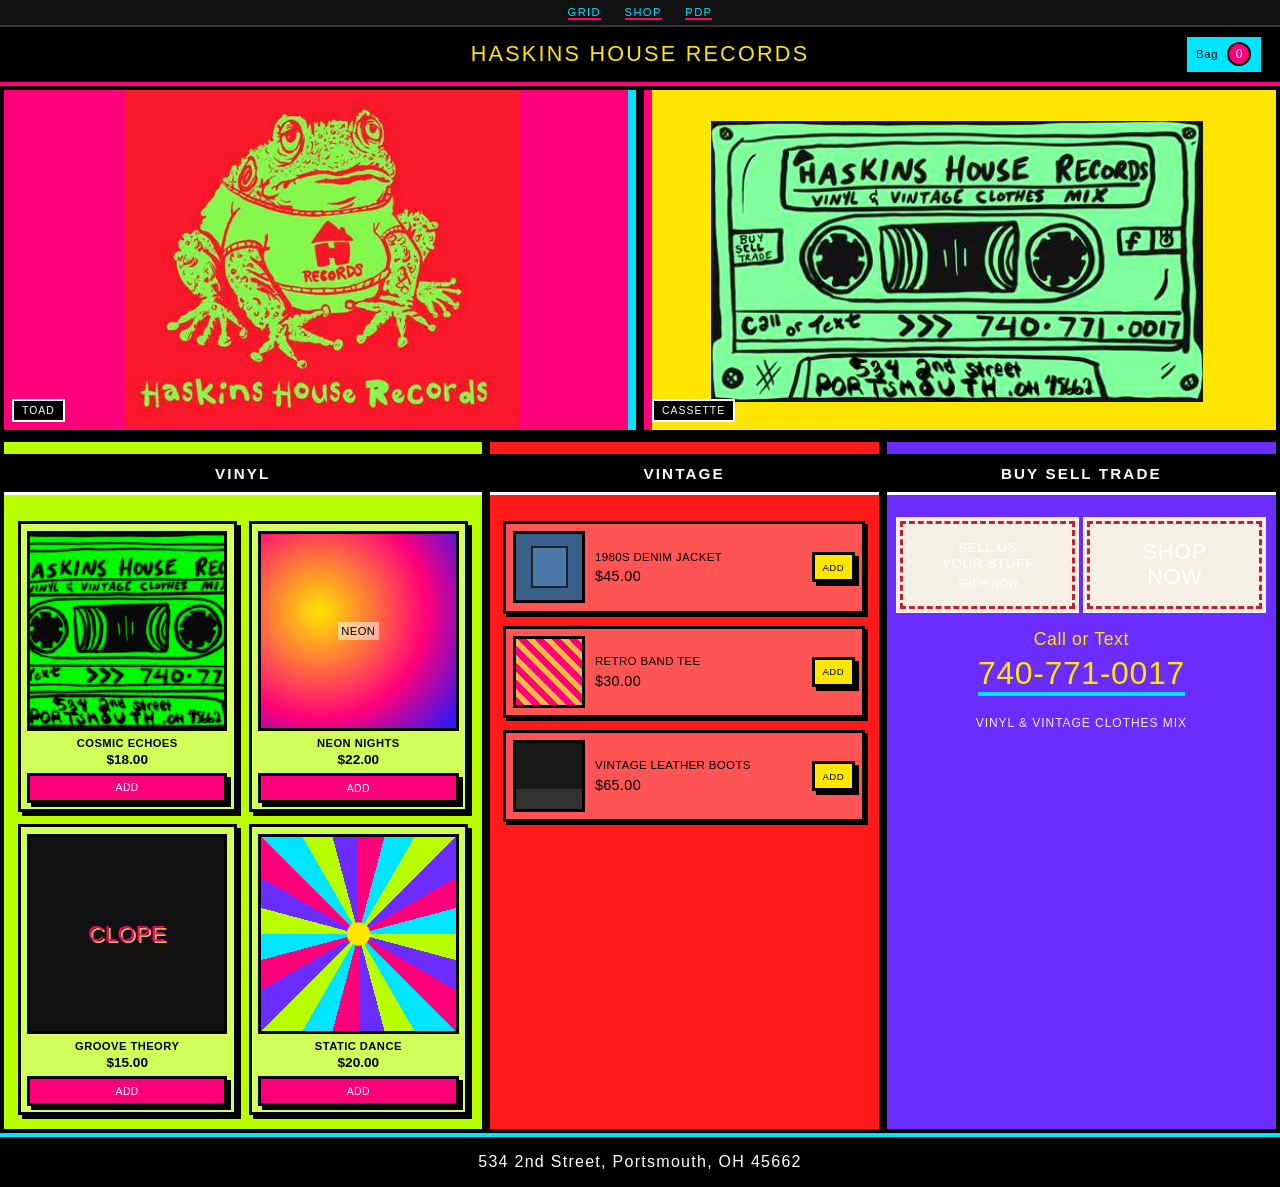
<file: warhol-substance/02-shop/index.html>
<!DOCTYPE html>
<html lang="en">
<head>
  <meta charset="UTF-8" />
  <meta name="viewport" content="width=device-width, initial-scale=1" />
  <title>Haskins House Records — Shop</title>
  <link rel="stylesheet" href="../styles/warhol.css" />
  <style>
    body.hhr-warhol {
      display: flex;
      flex-direction: column;
      min-height: 100vh;
      background: #0a0a0a;
    }
    .nav-mini {
      background: #111;
      text-align: center;
      padding: 0.4rem;
      font-size: 0.7rem;
      letter-spacing: 0.12em;
      text-transform: uppercase;
      border-bottom: 2px solid #333;
    }
    .nav-mini a {
      color: var(--cyan);
      margin: 0 0.6rem;
      text-decoration: none;
      border-bottom: 2px solid var(--hot-pink);
    }
    .header-bar {
      display: flex;
      align-items: center;
      justify-content: center;
      gap: 1rem;
      background: #000;
      color: var(--yellow);
      padding: 0.9rem 1rem;
      font-family: var(--font-display);
      letter-spacing: 0.14em;
      text-transform: uppercase;
      border-bottom: 4px solid var(--hot-pink);
      position: sticky;
      top: 0;
      z-index: 40;
    }
    .header-bar .brand { font-size: clamp(0.95rem, 2.5vw, 1.35rem); }
    .header-bar .cart-btn {
      position: absolute;
      right: 1rem;
      background: var(--cyan);
      color: #000;
      border: 3px solid #000;
      font-family: var(--font-display);
      font-size: 0.7rem;
      letter-spacing: 0.06em;
      padding: 0.35rem 0.6rem;
      cursor: pointer;
      box-shadow: 3px 3px 0 #000;
    }

    /* Hero diptych */
    .hero {
      display: grid;
      grid-template-columns: 1fr 1fr;
      gap: 0;
      border-bottom: 4px solid #000;
    }
    @media (max-width: 700px) {
      .hero { grid-template-columns: 1fr; }
    }
    .hero-panel {
      position: relative;
      min-height: 280px;
      border: 4px solid #000;
      overflow: hidden;
      display: flex;
      align-items: center;
      justify-content: center;
    }
    .hero-toad {
      background: var(--hot-pink);
      box-shadow: inset -8px 0 0 var(--cyan);
    }
    .hero-cassette {
      background: var(--yellow);
      box-shadow: inset 8px 0 0 var(--hot-pink);
    }
    .hero-panel img {
      width: 78%;
      max-height: 340px;
      object-fit: contain;
      filter: contrast(1.12) saturate(1.15);
      transform: translate(2px, -2px);
    }
    .hero-cassette img {
      filter: contrast(1.1) saturate(1.2);
      transform: translate(-3px, 2px);
    }
    .hero-caption {
      position: absolute;
      bottom: 8px;
      left: 8px;
      background: #000;
      color: #fff;
      font-family: var(--font-display);
      font-size: 0.65rem;
      letter-spacing: 0.1em;
      padding: 0.25rem 0.5rem;
      text-transform: uppercase;
      border: 2px solid #fff;
    }

    /* Three columns */
    .cols {
      display: grid;
      grid-template-columns: 1.1fr 0.9fr 0.9fr;
      gap: 0;
      flex: 1;
    }
    @media (max-width: 900px) {
      .cols { grid-template-columns: 1fr; }
    }
    .col {
      border: 4px solid #000;
      min-height: 320px;
      display: flex;
      flex-direction: column;
    }
    .col-head {
      background: #000;
      color: #fff;
      font-family: var(--font-display);
      letter-spacing: 0.14em;
      text-align: center;
      padding: 0.65rem;
      text-transform: uppercase;
      font-size: 0.95rem;
      border-bottom: 3px solid #fff;
    }
    .col-body { padding: 0.85rem; flex: 1; }

    .col-vinyl { background: var(--lime); color: #000; }
    .col-vintage { background: var(--red); color: #000; }
    .col-bst { background: var(--purple); color: #fff; }

    .lp-grid {
      display: grid;
      grid-template-columns: 1fr 1fr;
      gap: 0.75rem;
    }
    .lp {
      background: rgba(255,255,255,0.35);
      border: 3px solid #000;
      box-shadow: 4px 4px 0 #000;
      padding: 0.4rem;
      text-align: center;
    }
    .lp-art {
      aspect-ratio: 1;
      border: 3px solid #000;
      margin-bottom: 0.4rem;
      display: flex;
      align-items: center;
      justify-content: center;
      overflow: hidden;
      position: relative;
      font-family: var(--font-display);
      font-size: 0.7rem;
      letter-spacing: 0.04em;
    }
    .lp-art img {
      width: 100%;
      height: 100%;
      object-fit: cover;
      filter: contrast(1.2) saturate(1.3);
    }
    .lp-title {
      font-family: var(--font-display);
      font-size: 0.7rem;
      letter-spacing: 0.04em;
      text-transform: uppercase;
      margin: 0;
    }
    .lp-price {
      font-weight: 800;
      font-size: 0.85rem;
      margin: 0.15rem 0 0.4rem;
    }
    .lp .add {
      width: 100%;
      font-size: 0.65rem;
      padding: 0.4rem;
    }

    /* Fictional sleeve color blocks */
    .sleeve-a { background: linear-gradient(135deg, #ff007a, #00e5ff); }
    .sleeve-b { background: radial-gradient(circle at 30% 40%, #ffe600, #ff007a 60%, #1a1aff); }
    .sleeve-c { background: #111; color: var(--hot-pink); }
    .sleeve-c span {
      font-size: 1.4rem;
      color: var(--hot-pink);
      text-shadow: 2px 2px 0 var(--butterscotch);
    }
    .sleeve-d {
      background:
        radial-gradient(circle at 50% 50%, #ffe600 8%, transparent 9%),
        repeating-conic-gradient(from 0deg, #ff007a 0 15deg, #00e5ff 15deg 30deg, #b8ff00 30deg 45deg, #6b2dff 45deg 60deg);
    }

    .vintage-list { display: flex; flex-direction: column; gap: 0.75rem; }
    .v-item {
      display: grid;
      grid-template-columns: 72px 1fr auto;
      gap: 0.6rem;
      align-items: center;
      background: rgba(255,255,255,0.25);
      border: 3px solid #000;
      padding: 0.45rem;
      box-shadow: 3px 3px 0 #000;
    }
    .v-thumb {
      width: 72px;
      height: 72px;
      border: 3px solid #000;
      background: #fff;
      display: flex;
      align-items: center;
      justify-content: center;
      overflow: hidden;
    }
    .v-thumb img { width: 100%; height: 100%; object-fit: cover; }
    .v-meta { font-family: var(--font-display); font-size: 0.72rem; letter-spacing: 0.03em; line-height: 1.25; text-transform: uppercase; }
    .v-meta .price { display: block; margin-top: 0.2rem; font-size: 0.9rem; }
    .v-item .add { font-size: 0.6rem; padding: 0.4rem 0.5rem; white-space: nowrap; }

    .garment-denim { background: #3a5f8a; position: relative; }
    .garment-denim::after {
      content: "";
      position: absolute;
      inset: 18% 22%;
      border: 2px solid #222;
      background: #4a7aaa;
    }
    .garment-tee {
      background: #f5b942;
      background-image: repeating-linear-gradient(45deg, #ff007a 0 6px, transparent 6px 12px);
    }
    .garment-boots {
      background: #1a1a1a;
      box-shadow: inset 0 -20px 0 #333;
    }

    .bst-stamps {
      display: grid;
      grid-template-columns: 1fr 1fr;
      gap: 0.75rem;
      margin-bottom: 1.25rem;
    }
    .stamp {
      background: #f5f0e6;
      color: #c41e3a;
      border: 3px dashed #c41e3a;
      outline: 4px solid #f5f0e6;
      box-shadow: 4px 4px 0 #000;
      padding: 1rem 0.5rem;
      text-align: center;
      font-family: var(--font-display);
      letter-spacing: 0.04em;
      text-transform: uppercase;
      line-height: 1.15;
      font-size: 0.85rem;
      text-decoration: none;
      display: block;
      transition: transform 0.12s;
    }
    .stamp:hover { transform: rotate(-2deg) scale(1.03); }
    .stamp.big { font-size: 1.35rem; display: flex; align-items: center; justify-content: center; }
    .bst-phone {
      text-align: center;
      font-family: var(--font-display);
      letter-spacing: 0.04em;
    }
    .bst-phone .label {
      color: var(--yellow);
      font-size: 1.1rem;
      display: block;
      margin-bottom: 0.35rem;
    }
    .bst-phone a {
      color: var(--yellow);
      font-size: clamp(1.4rem, 4vw, 2rem);
      text-decoration: none;
      border-bottom: 4px solid var(--cyan);
      display: inline-block;
    }

    /* Cart panel */
    .cart-panel {
      position: fixed;
      top: 0;
      right: 0;
      width: min(340px, 92vw);
      height: 100%;
      background: var(--white);
      color: #000;
      border-left: 5px solid #000;
      box-shadow: -8px 0 0 var(--hot-pink);
      z-index: 60;
      transform: translateX(105%);
      transition: transform 0.22s ease;
      display: flex;
      flex-direction: column;
      padding: 1rem;
    }
    .cart-panel.open { transform: translateX(0); }
    .cart-panel h2 {
      margin: 0 0 0.75rem;
      font-family: var(--font-display);
      letter-spacing: 0.08em;
      text-transform: uppercase;
      font-size: 1rem;
    }
    .cart-panel ul {
      list-style: none;
      margin: 0;
      padding: 0;
      flex: 1;
      overflow: auto;
    }
    .cart-panel li {
      border: 2px solid #000;
      padding: 0.5rem;
      margin-bottom: 0.4rem;
      font-size: 0.85rem;
      font-family: var(--font-display);
      letter-spacing: 0.03em;
      background: var(--lime);
    }
    .cart-panel .empty { color: #666; font-size: 0.9rem; }
    .cart-backdrop {
      position: fixed;
      inset: 0;
      background: rgba(0,0,0,0.5);
      z-index: 55;
      display: none;
    }
    .cart-backdrop.open { display: block; }

    .footer-bar {
      background: #000;
      color: #fff;
      text-align: center;
      padding: 1rem;
      font-family: var(--font-display);
      letter-spacing: 0.08em;
      border-top: 4px solid var(--cyan);
    }
    .footer-bar a { color: var(--lime); }
  </style>
</head>
<body class="hhr-warhol">
  <nav class="nav-mini" aria-label="Pages">
    <a href="../01-substance-grid/index.html">Grid</a>
    <a href="./index.html">Shop</a>
    <a href="../03-pdp/index.html">PDP</a>
  </nav>

  <header class="header-bar">
    <span class="brand">Haskins House Records</span>
    <button type="button" class="cart-btn" id="cart-toggle" aria-label="Open cart">
      Bag <span class="cart-badge" id="cart-count">0</span>
    </button>
  </header>

  <section class="hero" aria-label="Brand diptych">
    <div class="hero-panel hero-toad">
      <img src="../assets/toad-red-lime.jpeg" alt="Haskins House Records toad logo" />
      <span class="hero-caption">Toad</span>
    </div>
    <div class="hero-panel hero-cassette">
      <img src="../assets/cassette-mint.jpeg" alt="Haskins House Records cassette logo" />
      <span class="hero-caption">Cassette</span>
    </div>
  </section>

  <main class="cols">
    <!-- VINYL -->
    <section class="col col-vinyl" aria-labelledby="vinyl-h">
      <h2 class="col-head" id="vinyl-h">Vinyl</h2>
      <div class="col-body">
        <div class="lp-grid">
          <article class="lp">
            <div class="lp-art">
              <img src="../assets/cassette-lime.jpeg" alt="" />
            </div>
            <h3 class="lp-title">Cosmic Echoes</h3>
            <p class="lp-price">$18.00</p>
            <button type="button" class="btn-warhol btn-pink add" data-name="Cosmic Echoes" data-price="18.00">Add</button>
          </article>
          <article class="lp">
            <div class="lp-art sleeve-b" aria-hidden="true"><span style="font-family:var(--font-display);color:#000;background:rgba(255,255,255,.5);padding:.2rem;">NEON</span></div>
            <h3 class="lp-title">Neon Nights</h3>
            <p class="lp-price">$22.00</p>
            <button type="button" class="btn-warhol btn-pink add" data-name="Neon Nights" data-price="22.00">Add</button>
          </article>
          <article class="lp">
            <div class="lp-art sleeve-c" aria-hidden="true"><span>CLOPE</span></div>
            <h3 class="lp-title">Groove Theory</h3>
            <p class="lp-price">$15.00</p>
            <button type="button" class="btn-warhol btn-pink add" data-name="Groove Theory" data-price="15.00">Add</button>
          </article>
          <article class="lp">
            <div class="lp-art sleeve-d" aria-hidden="true"></div>
            <h3 class="lp-title">Static Dance</h3>
            <p class="lp-price">$20.00</p>
            <button type="button" class="btn-warhol btn-pink add" data-name="Static Dance" data-price="20.00">Add</button>
          </article>
        </div>
      </div>
    </section>

    <!-- VINTAGE -->
    <section class="col col-vintage" aria-labelledby="vintage-h">
      <h2 class="col-head" id="vintage-h">Vintage</h2>
      <div class="col-body">
        <div class="vintage-list">
          <article class="v-item">
            <div class="v-thumb garment-denim" aria-hidden="true"></div>
            <div class="v-meta">1980s Denim Jacket<span class="price">$45.00</span></div>
            <button type="button" class="btn-warhol btn-yellow add" data-name="1980s Denim Jacket" data-price="45.00">Add</button>
          </article>
          <article class="v-item">
            <div class="v-thumb garment-tee" aria-hidden="true"></div>
            <div class="v-meta">Retro Band Tee<span class="price">$30.00</span></div>
            <button type="button" class="btn-warhol btn-yellow add" data-name="Retro Band Tee" data-price="30.00">Add</button>
          </article>
          <article class="v-item">
            <div class="v-thumb garment-boots" aria-hidden="true"></div>
            <div class="v-meta">Vintage Leather Boots<span class="price">$65.00</span></div>
            <button type="button" class="btn-warhol btn-yellow add" data-name="Vintage Leather Boots" data-price="65.00">Add</button>
          </article>
        </div>
      </div>
    </section>

    <!-- BUY SELL TRADE -->
    <section class="col col-bst" aria-labelledby="bst-h">
      <h2 class="col-head" id="bst-h">Buy Sell Trade</h2>
      <div class="col-body">
        <div class="bst-stamps">
          <a class="stamp" href="tel:7407710017">Sell Us<br>Your Stuff<br><small style="font-size:0.65rem;display:block;margin-top:0.4rem;">Shop Now</small></a>
          <a class="stamp big" href="tel:7407710017">Shop<br>Now</a>
        </div>
        <div class="bst-phone">
          <span class="label">Call or Text</span>
          <a href="tel:7407710017">740-771-0017</a>
        </div>
        <p style="text-align:center;margin-top:1.25rem;font-size:0.75rem;letter-spacing:0.08em;text-transform:uppercase;opacity:0.9;">
          Vinyl &amp; Vintage Clothes Mix
        </p>
      </div>
    </section>
  </main>

  <footer class="footer-bar">
    534 2nd Street, Portsmouth, OH 45662
  </footer>

  <div class="cart-backdrop" id="cart-backdrop"></div>
  <aside class="cart-panel" id="cart-panel" aria-label="Shopping bag">
    <h2>Your Bag</h2>
    <ul id="cart-list"><li class="empty">Empty — add vinyl or vintage.</li></ul>
    <button type="button" class="btn-warhol btn-cyan" id="cart-close" style="width:100%;margin-top:0.5rem;">Close</button>
  </aside>

  <script>
    (function () {
      const countEl = document.getElementById("cart-count");
      const listEl = document.getElementById("cart-list");
      const panel = document.getElementById("cart-panel");
      const backdrop = document.getElementById("cart-backdrop");
      const toggle = document.getElementById("cart-toggle");
      const closeBtn = document.getElementById("cart-close");
      const cart = [];

      function render() {
        countEl.textContent = String(cart.length);
        if (!cart.length) {
          listEl.innerHTML = '<li class="empty">Empty — add vinyl or vintage.</li>';
          return;
        }
        listEl.innerHTML = cart.map(function (item, i) {
          return '<li>' + item.name + ' · $' + item.price + '</li>';
        }).join("");
      }

      function openCart() {
        panel.classList.add("open");
        backdrop.classList.add("open");
      }
      function closeCart() {
        panel.classList.remove("open");
        backdrop.classList.remove("open");
      }

      document.querySelectorAll(".add").forEach(function (btn) {
        btn.addEventListener("click", function () {
          cart.push({ name: btn.dataset.name, price: btn.dataset.price });
          render();
          btn.textContent = "Added ✓";
          setTimeout(function () { btn.textContent = "Add"; }, 700);
        });
      });

      toggle.addEventListener("click", openCart);
      closeBtn.addEventListener("click", closeCart);
      backdrop.addEventListener("click", closeCart);
      document.addEventListener("keydown", function (e) {
        if (e.key === "Escape") closeCart();
      });
    })();
  </script>
  <script src="../assets/hydrate-jpeg.js"></script>
</body>
</html>
</file>
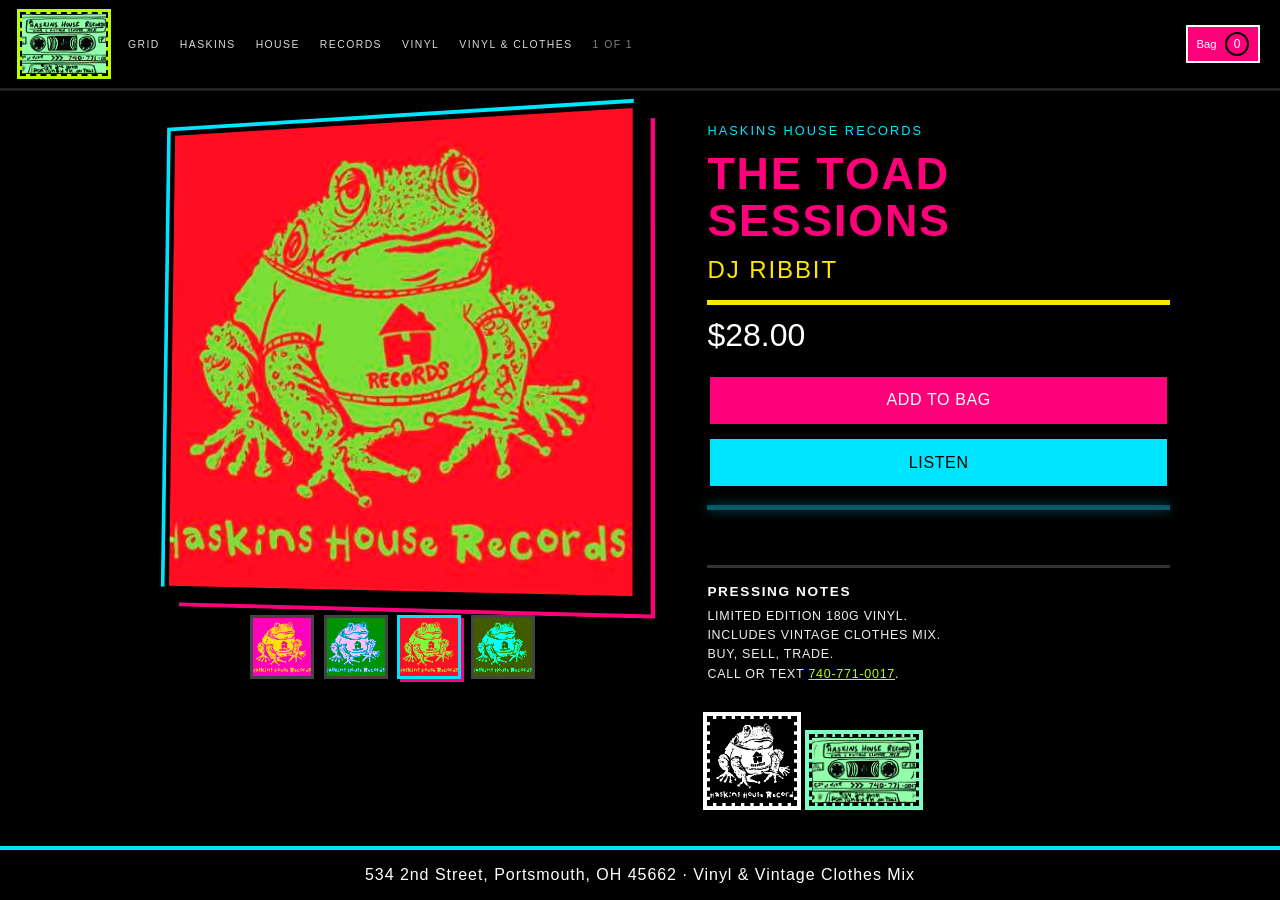
<file: warhol-substance/03-pdp/index.html>
<!DOCTYPE html>
<html lang="en">
<head>
  <meta charset="UTF-8" />
  <meta name="viewport" content="width=device-width, initial-scale=1" />
  <title>The Toad Sessions — Haskins House Records</title>
  <link rel="stylesheet" href="../styles/warhol.css" />
  <style>
    body.hhr-warhol {
      background: #000;
      min-height: 100vh;
      display: flex;
      flex-direction: column;
    }
    .top-nav {
      display: flex;
      flex-wrap: wrap;
      align-items: center;
      gap: 0.75rem 1.25rem;
      padding: 0.75rem 1.25rem;
      border-bottom: 3px solid #222;
      font-family: var(--font-display);
      font-size: 0.65rem;
      letter-spacing: 0.14em;
      text-transform: uppercase;
      color: #fff;
    }
    .top-nav a {
      color: #fff;
      text-decoration: none;
      opacity: 0.85;
    }
    .top-nav a:hover { color: var(--cyan); opacity: 1; }
    .top-nav .bag {
      margin-left: auto;
      background: var(--hot-pink);
      color: #fff;
      border: 2px solid #fff;
      padding: 0.3rem 0.55rem;
      font-size: 0.7rem;
    }
    .stamp-mini {
      width: 88px;
      height: 64px;
      border: 2px dashed #000;
      outline: 3px solid var(--lime);
      background: var(--lime);
      overflow: hidden;
      flex-shrink: 0;
    }
    .stamp-mini img {
      width: 100%;
      height: 100%;
      object-fit: cover;
      filter: contrast(1.2);
    }

    .pdp {
      display: grid;
      grid-template-columns: 1.1fr 0.9fr;
      gap: 2rem;
      max-width: 1100px;
      margin: 1.5rem auto 2rem;
      padding: 0 1.25rem;
      flex: 1;
      width: 100%;
    }
    @media (max-width: 800px) {
      .pdp { grid-template-columns: 1fr; gap: 1.5rem; }
    }

    .art-col { perspective: 1200px; }
    .sleeve-stage {
      position: relative;
      aspect-ratio: 1;
      max-width: 480px;
      margin: 0 auto;
      transform: rotateY(-12deg) rotateX(2deg);
      transform-style: preserve-3d;
      transition: transform 0.35s ease;
    }
    .sleeve-stage:hover { transform: rotateY(-4deg) rotateX(0); }
    .sleeve-main {
      width: 100%;
      height: 100%;
      border: 5px solid #000;
      box-shadow:
        12px 12px 0 #000,
        16px 16px 0 var(--hot-pink),
        -4px -4px 0 var(--cyan);
      overflow: hidden;
      position: relative;
      background: var(--yellow);
      transition: background 0.25s ease, filter 0.25s ease;
    }
    .sleeve-main img {
      width: 100%;
      height: 100%;
      object-fit: cover;
      transition: filter 0.25s ease, opacity 0.25s ease;
    }
    .sleeve-main .mis-layer {
      position: absolute;
      inset: 0;
      background: var(--hot-pink);
      mix-blend-mode: multiply;
      opacity: 0.12;
      transform: translate(4px, -3px);
      pointer-events: none;
      transition: background 0.25s, opacity 0.25s;
    }

    /* Colorway filter presets applied via data-way */
    .sleeve-main[data-way="pink-yellow"] { background: var(--yellow); }
    .sleeve-main[data-way="pink-yellow"] img {
      filter: contrast(1.15) saturate(1.3) hue-rotate(0deg);
    }
    .sleeve-main[data-way="yellow-pink"] { background: var(--hot-pink); }
    .sleeve-main[data-way="yellow-pink"] img {
      filter: contrast(1.2) saturate(1.4) hue-rotate(-40deg) brightness(1.05);
    }
    .sleeve-main[data-way="cyan-black"] { background: #0a0a0a; }
    .sleeve-main[data-way="cyan-black"] img {
      filter: contrast(1.35) saturate(1.6) hue-rotate(160deg) brightness(0.95);
    }
    .sleeve-main[data-way="lime-purple"] { background: var(--purple); }
    .sleeve-main[data-way="lime-purple"] img {
      filter: contrast(1.25) saturate(1.5) hue-rotate(80deg) brightness(1.05);
    }

    .thumbs {
      display: flex;
      gap: 0.6rem;
      justify-content: center;
      margin-top: 1.25rem;
      flex-wrap: wrap;
    }
    .thumb {
      width: 64px;
      height: 64px;
      border: 3px solid #444;
      padding: 0;
      cursor: pointer;
      overflow: hidden;
      background: #111;
      position: relative;
      box-shadow: 3px 3px 0 #000;
    }
    .thumb.active {
      border-color: var(--cyan);
      box-shadow: 3px 3px 0 var(--hot-pink);
    }
    .thumb img {
      width: 100%;
      height: 100%;
      object-fit: cover;
    }
    .thumb[data-way="yellow-pink"] { background: var(--hot-pink); }
    .thumb[data-way="yellow-pink"] img { filter: hue-rotate(-40deg) saturate(1.4) contrast(1.2); }
    .thumb[data-way="cyan-black"] { background: #000; }
    .thumb[data-way="cyan-black"] img { filter: hue-rotate(160deg) saturate(1.6) contrast(1.35); }
    .thumb[data-way="pink-yellow"] { background: var(--yellow); }
    .thumb[data-way="pink-yellow"] img { filter: contrast(1.15) saturate(1.3); }
    .thumb[data-way="lime-purple"] { background: var(--purple); }
    .thumb[data-way="lime-purple"] img { filter: hue-rotate(80deg) saturate(1.5) contrast(1.25); }

    .info-col {
      display: flex;
      flex-direction: column;
      justify-content: center;
      gap: 0.75rem;
    }
    .brand-line {
      font-family: var(--font-display);
      color: var(--cyan);
      letter-spacing: 0.16em;
      text-transform: uppercase;
      font-size: 0.8rem;
      margin: 0;
    }
    .title {
      font-family: var(--font-display);
      color: var(--hot-pink);
      font-size: clamp(1.8rem, 5vw, 2.8rem);
      letter-spacing: 0.04em;
      text-transform: uppercase;
      margin: 0;
      line-height: 1.05;
      text-shadow: 3px 3px 0 #000;
    }
    .artist {
      font-family: var(--font-display);
      color: var(--yellow);
      font-size: clamp(1.1rem, 3vw, 1.5rem);
      letter-spacing: 0.08em;
      text-transform: uppercase;
      margin: 0;
    }
    .price-bar {
      border-top: 5px solid var(--yellow);
      padding-top: 0.75rem;
      margin-top: 0.25rem;
    }
    .price {
      font-family: var(--font-display);
      font-size: 2rem;
      color: #fff;
      margin: 0;
    }
    .cta-stack {
      display: flex;
      flex-direction: column;
      gap: 0.6rem;
      margin-top: 0.5rem;
    }
    .cta-stack .btn-warhol {
      width: 100%;
      text-align: center;
      font-size: 1rem;
      padding: 0.9rem;
    }
    .listen-bar {
      height: 5px;
      background: var(--cyan);
      margin-top: 0.25rem;
      box-shadow: 0 0 12px var(--cyan);
      opacity: 0.4;
      transition: opacity 0.2s;
    }
    .listen-bar.active {
      opacity: 1;
      animation: pulse 1s ease infinite alternate;
    }
    @keyframes pulse {
      from { box-shadow: 0 0 8px var(--cyan); }
      to { box-shadow: 0 0 22px var(--hot-pink); }
    }
    .preview-note {
      font-size: 0.75rem;
      letter-spacing: 0.1em;
      text-transform: uppercase;
      color: var(--mint);
      min-height: 1.2em;
      margin: 0;
    }

    .pressing {
      margin-top: 1rem;
      border-top: 3px solid #333;
      padding-top: 1rem;
    }
    .pressing h2 {
      font-family: var(--font-display);
      color: #fff;
      letter-spacing: 0.12em;
      text-transform: uppercase;
      font-size: 0.85rem;
      margin: 0 0 0.5rem;
    }
    .pressing p {
      margin: 0;
      font-family: var(--font-display);
      font-size: 0.78rem;
      letter-spacing: 0.06em;
      line-height: 1.55;
      text-transform: uppercase;
      color: #eee;
    }
    .pressing a { color: var(--lime); }

    .stamps-row {
      display: flex;
      gap: 0.75rem;
      margin-top: 1.25rem;
      align-items: flex-end;
    }
    .stamp-toad {
      width: 90px;
      height: 90px;
      background: #fff;
      border: 3px dashed #000;
      outline: 4px solid #fff;
      box-shadow: 4px 4px 0 var(--cyan);
      overflow: hidden;
    }
    .stamp-toad img {
      width: 100%;
      height: 100%;
      object-fit: cover;
      filter: grayscale(1) contrast(1.4);
    }
    .stamp-cass {
      width: 110px;
      height: 72px;
      background: var(--mint);
      border: 3px dashed #000;
      outline: 4px solid var(--mint);
      box-shadow: 4px 4px 0 var(--hot-pink);
      overflow: hidden;
    }
    .stamp-cass img {
      width: 100%;
      height: 100%;
      object-fit: cover;
      filter: contrast(1.2);
    }

    .site-footer { margin-top: auto; }
  </style>
</head>
<body class="hhr-warhol">
  <nav class="top-nav" aria-label="Primary">
    <div class="stamp-mini" aria-hidden="true">
      <img src="../assets/cassette-mint.jpeg" alt="" />
    </div>
    <a href="../01-substance-grid/index.html">Grid</a>
    <a href="../02-shop/index.html">Haskins</a>
    <a href="../02-shop/index.html">House</a>
    <a href="../02-shop/index.html">Records</a>
    <a href="../02-shop/index.html">Vinyl</a>
    <a href="../02-shop/index.html">Vinyl &amp; Clothes</a>
    <span style="opacity:0.5">1 of 1</span>
    <button type="button" class="bag" id="bag-btn">Bag <span class="cart-badge" id="bag-count">0</span></button>
  </nav>

  <main class="pdp">
    <div class="art-col">
      <div class="sleeve-stage">
        <div class="sleeve-main" id="sleeve" data-way="pink-yellow">
          <img id="sleeve-img" src="../assets/toad-red-lime.jpeg" alt="The Toad Sessions sleeve art" />
          <div class="mis-layer" id="mis-layer"></div>
        </div>
      </div>
      <div class="thumbs" role="group" aria-label="Colorways">
        <button type="button" class="thumb" data-way="yellow-pink" aria-label="Yellow toad on pink">
          <img src="../assets/toad-red-lime.jpeg" alt="" />
        </button>
        <button type="button" class="thumb" data-way="cyan-black" aria-label="Cyan toad on black">
          <img src="../assets/toad-red-lime.jpeg" alt="" />
        </button>
        <button type="button" class="thumb active" data-way="pink-yellow" aria-label="Pink toad on yellow">
          <img src="../assets/toad-red-lime.jpeg" alt="" />
        </button>
        <button type="button" class="thumb" data-way="lime-purple" aria-label="Lime toad on purple">
          <img src="../assets/toad-red-lime.jpeg" alt="" />
        </button>
      </div>
    </div>

    <div class="info-col">
      <p class="brand-line">Haskins House Records</p>
      <h1 class="title">The Toad Sessions</h1>
      <p class="artist">DJ Ribbit</p>
      <div class="price-bar">
        <p class="price">$28.00</p>
      </div>
      <div class="cta-stack">
        <button type="button" class="btn-warhol btn-pink" id="add-bag">Add to Bag</button>
        <button type="button" class="btn-warhol btn-cyan" id="listen-btn" aria-pressed="false">Listen</button>
      </div>
      <div class="listen-bar" id="listen-bar" aria-hidden="true"></div>
      <p class="preview-note" id="preview-note"></p>

      <section class="pressing" aria-labelledby="press-h">
        <h2 id="press-h">Pressing Notes</h2>
        <p>
          Limited edition 180g vinyl.<br />
          Includes vintage clothes mix.<br />
          Buy, Sell, Trade.<br />
          Call or text <a href="tel:7407710017">740-771-0017</a>.
        </p>
      </section>

      <div class="stamps-row">
        <div class="stamp-toad">
          <img src="../assets/toad-bw.jpeg" alt="Toad stamp" />
        </div>
        <div class="stamp-cass">
          <img src="../assets/cassette-mint.jpeg" alt="Cassette stamp" />
        </div>
      </div>
    </div>
  </main>

  <footer class="site-footer">
    534 2nd Street, Portsmouth, OH 45662 · Vinyl &amp; Vintage Clothes Mix
  </footer>

  <script>
    (function () {
      const sleeve = document.getElementById("sleeve");
      const mis = document.getElementById("mis-layer");
      const thumbs = document.querySelectorAll(".thumb");
      const addBtn = document.getElementById("add-bag");
      const bagCount = document.getElementById("bag-count");
      const listenBtn = document.getElementById("listen-btn");
      const listenBar = document.getElementById("listen-bar");
      const previewNote = document.getElementById("preview-note");
      let count = 0;
      let previewing = false;

      const misColors = {
        "pink-yellow": "#ff007a",
        "yellow-pink": "#00e5ff",
        "cyan-black": "#b8ff00",
        "lime-purple": "#ffe600"
      };

      thumbs.forEach(function (t) {
        t.addEventListener("click", function () {
          const way = t.dataset.way;
          sleeve.dataset.way = way;
          mis.style.background = misColors[way] || "#ff007a";
          thumbs.forEach(function (x) { x.classList.remove("active"); });
          t.classList.add("active");
        });
      });

      addBtn.addEventListener("click", function () {
        count += 1;
        bagCount.textContent = String(count);
        addBtn.textContent = "Added ✓";
        setTimeout(function () { addBtn.textContent = "Add to Bag"; }, 800);
      });

      listenBtn.addEventListener("click", function () {
        previewing = !previewing;
        listenBtn.setAttribute("aria-pressed", previewing ? "true" : "false");
        listenBtn.textContent = previewing ? "Stop Preview" : "Listen";
        listenBar.classList.toggle("active", previewing);
        previewNote.textContent = previewing
          ? "▶ Preview playing — The Toad Sessions (stub)"
          : "";
      });
    })();
  </script>
  <script src="../assets/hydrate-jpeg.js"></script>
</body>
</html>
</file>
<file: picker.css>
/* Theme picker — visual previews for the three storefront drafts */
:root {
  --bg: #0c0c0f;
  --card: #14141a;
  --text: #f4f0ea;
  --muted: #9a96a8;
  --accent: #ef4444;
  --line: #2c2c36;
  --teal: #0d9488;
  --coral: #f97366;
  --yellow: #facc15;
  --violet: #a78bfa;
  --blue: #2563eb;
}

* { box-sizing: border-box; }

body {
  margin: 0;
  min-height: 100vh;
  font-family: "Iowan Old Style", "Palatino Linotype", Palatino, Georgia, serif;
  background:
    radial-gradient(ellipse 80% 50% at 20% -10%, rgba(239, 68, 68, 0.12), transparent 50%),
    radial-gradient(ellipse 60% 40% at 90% 10%, rgba(167, 139, 250, 0.1), transparent 45%),
    radial-gradient(ellipse at top, #1a1520 0%, var(--bg) 55%);
  color: var(--text);
  padding: 2.5rem 1.25rem 4rem;
}

.wrap { max-width: 980px; margin: 0 auto; }

.mark {
  display: inline-flex;
  align-items: center;
  justify-content: center;
  width: 2.5rem;
  height: 2.5rem;
  border-radius: 0.4rem;
  background: var(--accent);
  color: #fff;
  font-family: system-ui, sans-serif;
  font-weight: 800;
  font-size: 0.85rem;
  letter-spacing: 0.04em;
}

h1 {
  margin: 0.85rem 0 0.35rem;
  font-size: clamp(1.75rem, 4vw, 2.5rem);
  font-weight: 700;
  letter-spacing: -0.02em;
}

.lede {
  color: var(--muted);
  font-size: 1.05rem;
  max-width: 36rem;
  line-height: 1.5;
  margin: 0 0 1.5rem;
}

.note {
  font-family: system-ui, sans-serif;
  font-size: 0.8rem;
  color: var(--muted);
  border: 1px solid var(--line);
  border-radius: 0.5rem;
  padding: 0.75rem 1rem;
  margin-bottom: 2rem;
  background: rgba(255, 255, 255, 0.02);
}

.note code {
  font-size: 0.78rem;
  color: #c4bfd4;
}

.grid {
  display: grid;
  gap: 1.15rem;
  grid-template-columns: repeat(auto-fit, minmax(260px, 1fr));
}

a.card {
  display: flex;
  flex-direction: column;
  text-decoration: none;
  color: inherit;
  background: var(--card);
  border: 1px solid var(--line);
  border-radius: 0.85rem;
  overflow: hidden;
  transition: border-color 0.18s, transform 0.18s, box-shadow 0.18s;
}

a.card:hover,
a.card:focus-visible {
  border-color: #5b5670;
  transform: translateY(-3px);
  box-shadow: 0 16px 40px rgba(0, 0, 0, 0.45);
  outline: none;
}

/* —— Preview panes —— */
.preview {
  position: relative;
  height: 132px;
  overflow: hidden;
  border-bottom: 1px solid var(--line);
}

/* Chromatic: magazine color blocks */
.preview.chromatic {
  display: grid;
  grid-template-columns: 1.4fr 1fr 0.85fr;
  gap: 3px;
  padding: 10px;
  background: #faf8f5;
}

.preview.chromatic .blk {
  border-radius: 2px;
  display: grid;
  place-items: start;
  padding: 0.4rem;
  font-family: "Helvetica Neue", Helvetica, Arial, sans-serif;
  font-weight: 800;
  font-size: 0.55rem;
  letter-spacing: 0.04em;
  text-transform: uppercase;
  color: rgba(255, 255, 255, 0.92);
  line-height: 1.2;
}

.preview.chromatic .blk.t { background: var(--teal); }
.preview.chromatic .blk.c { background: var(--coral); }
.preview.chromatic .blk.y {
  background: var(--yellow);
  color: rgba(26, 26, 26, 0.75);
}


/* Spatial: void + grid of sleeves */
.preview.spatial {
  background:
    radial-gradient(ellipse at 50% 120%, rgba(167, 139, 250, 0.25), transparent 55%),
    #050508;
  display: grid;
  place-items: center;
}

.preview.spatial .sleeve-grid {
  display: grid;
  grid-template-columns: repeat(4, 28px);
  grid-template-rows: repeat(3, 28px);
  gap: 6px;
  transform: perspective(420px) rotateX(28deg) rotateZ(-6deg) scale(1.05);
  transform-origin: center 70%;
}

.preview.spatial .sleeve-grid i {
  display: block;
  border-radius: 3px;
  box-shadow: 0 4px 12px rgba(0, 0, 0, 0.5);
}

.preview.spatial .sleeve-grid i:nth-child(1) { background: #0d9488; }
.preview.spatial .sleeve-grid i:nth-child(2) { background: #f97366; }
.preview.spatial .sleeve-grid i:nth-child(3) { background: #a78bfa; }
.preview.spatial .sleeve-grid i:nth-child(4) { background: #2563eb; }
.preview.spatial .sleeve-grid i:nth-child(5) { background: #eab308; }
.preview.spatial .sleeve-grid i:nth-child(6) { background: #ec4899; }
.preview.spatial .sleeve-grid i:nth-child(7) { background: #14b8a6; }
.preview.spatial .sleeve-grid i:nth-child(8) { background: #6366f1; }
.preview.spatial .sleeve-grid i:nth-child(9) { background: #f43f5e; }
.preview.spatial .sleeve-grid i:nth-child(10) { background: #22c55e; }
.preview.spatial .sleeve-grid i:nth-child(11) { background: #f59e0b; }
.preview.spatial .sleeve-grid i:nth-child(12) { background: #8b5cf6; }

.preview.spatial .grid-hint {
  position: absolute;
  inset: 0;
  background-image:
    linear-gradient(rgba(167, 139, 250, 0.08) 1px, transparent 1px),
    linear-gradient(90deg, rgba(167, 139, 250, 0.08) 1px, transparent 1px);
  background-size: 24px 24px;
  mask-image: radial-gradient(ellipse at center, black 20%, transparent 70%);
  pointer-events: none;
}

/* Editorial: serif chapter + red accent */
.preview.editorial {
  background: #0c0c0f;
  padding: 14px 16px;
  display: flex;
  flex-direction: column;
  justify-content: center;
  gap: 0.35rem;
}

.preview.editorial .chap {
  font-family: system-ui, sans-serif;
  font-size: 0.58rem;
  font-weight: 700;
  letter-spacing: 0.14em;
  text-transform: uppercase;
  color: var(--accent);
}

.preview.editorial .room-title {
  font-family: "Iowan Old Style", "Palatino Linotype", Palatino, Georgia, serif;
  font-size: 1.35rem;
  font-weight: 700;
  letter-spacing: -0.02em;
  line-height: 1.15;
  color: #eceaf2;
  margin: 0;
}

.preview.editorial .rule {
  height: 1px;
  width: 2.5rem;
  background: #2c2c36;
  margin: 0.25rem 0 0.15rem;
}

.preview.editorial .lines {
  display: flex;
  flex-direction: column;
  gap: 5px;
  margin-top: 0.15rem;
}

.preview.editorial .lines span {
  display: block;
  height: 3px;
  border-radius: 2px;
  background: rgba(236, 234, 242, 0.18);
}

.preview.editorial .lines span:nth-child(1) { width: 92%; }
.preview.editorial .lines span:nth-child(2) { width: 78%; }
.preview.editorial .lines span:nth-child(3) { width: 64%; }

.preview.editorial .shelf-dots {
  position: absolute;
  right: 14px;
  top: 50%;
  transform: translateY(-50%);
  display: grid;
  grid-template-columns: repeat(2, 18px);
  gap: 5px;
  opacity: 0.85;
}

.preview.editorial .shelf-dots b {
  display: block;
  aspect-ratio: 1;
  border-radius: 2px;
}

.preview.editorial .shelf-dots b:nth-child(1) { background: #ef4444; }
.preview.editorial .shelf-dots b:nth-child(2) { background: #64748b; }
.preview.editorial .shelf-dots b:nth-child(3) { background: #3b82f6; }
.preview.editorial .shelf-dots b:nth-child(4) { background: #22c55e; }

/* —— Card body —— */
.card-body {
  padding: 1.1rem 1.2rem 1.25rem;
  flex: 1;
  display: flex;
  flex-direction: column;
}

.card h2 {
  margin: 0 0 0.4rem;
  font-size: 1.15rem;
  font-family: system-ui, sans-serif;
  font-weight: 700;
}

.card p {
  margin: 0;
  color: var(--muted);
  font-family: system-ui, sans-serif;
  font-size: 0.86rem;
  line-height: 1.45;
  flex: 1;
}

.card .cta {
  display: inline-block;
  margin-top: 1rem;
  font-family: system-ui, sans-serif;
  font-size: 0.75rem;
  font-weight: 700;
  letter-spacing: 0.08em;
  text-transform: uppercase;
  color: var(--accent);
}

a.card:hover .cta,
a.card:focus-visible .cta {
  color: #f87171;
}

footer {
  margin-top: 2.5rem;
  font-family: system-ui, sans-serif;
  font-size: 0.75rem;
  color: #6b6778;
}

@media (max-width: 560px) {
  .preview { height: 118px; }
  .preview.spatial .sleeve-grid {
    grid-template-columns: repeat(4, 24px);
    grid-template-rows: repeat(3, 24px);
  }
}
</file>
<file: picker-warhol-substance.css>
/* —— Group headings —— */
.group-title {
  margin: 2.25rem 0 0.85rem;
  font-family: system-ui, sans-serif;
  font-size: 0.75rem;
  font-weight: 700;
  letter-spacing: 0.14em;
  text-transform: uppercase;
  color: var(--muted);
}

.group-title:first-of-type { margin-top: 0.5rem; }

/* Warhol splash: 3×3 cassette colors */
.preview.warhol-splash {
  background: #050505;
  display: grid;
  place-items: center;
  padding: 12px;
}

.preview.warhol-splash .cass-grid {
  display: grid;
  grid-template-columns: repeat(3, 34px);
  grid-template-rows: repeat(3, 28px);
  gap: 3px;
}

.preview.warhol-splash .cass-grid i {
  display: block;
  border-radius: 2px;
  border: 1px solid rgba(0,0,0,0.35);
}

.preview.warhol-splash .cass-grid i:nth-child(1) { background: #98e8b0; }
.preview.warhol-splash .cass-grid i:nth-child(2) { background: #b8f000; }
.preview.warhol-splash .cass-grid i:nth-child(3) { background: #9b6bff; }
.preview.warhol-splash .cass-grid i:nth-child(4) { background: #f0c48a; }
.preview.warhol-splash .cass-grid i:nth-child(5) { background: #3b82f6; }
.preview.warhol-splash .cass-grid i:nth-child(6) { background: #ff4fa3; }
.preview.warhol-splash .cass-grid i:nth-child(7) { background: #f5f5f5; }
.preview.warhol-splash .cass-grid i:nth-child(8) { background: #f5e000; }
.preview.warhol-splash .cass-grid i:nth-child(9) { background: #ff6b5a; }

/* Warhol hero site chrome */
.preview.warhol-hero {
  display: flex;
  flex-direction: column;
  background: #111;
}

.preview.warhol-hero .wh-nav {
  height: 14px;
  background: #000;
  border-bottom: 1px solid #222;
}

.preview.warhol-hero .wh-hero {
  flex: 1;
  background:
    linear-gradient(90deg, #98e8b0 0 12.5%, #b8f000 12.5% 25%, #9b6bff 25% 37.5%, #ff8a65 37.5% 50%,
      #ff4fa3 50% 62.5%, #2dd4bf 62.5% 75%, #fda4af 75% 87.5%, #f5e000 87.5% 100%);
  opacity: 0.9;
}

.preview.warhol-hero .wh-bars {
  display: grid;
  grid-template-columns: 1fr 0.5fr 1fr;
  height: 22px;
}

.preview.warhol-hero .wh-bars b:nth-child(1) { background: #ffe600; }
.preview.warhol-hero .wh-bars b:nth-child(2) { background: #fff; }
.preview.warhol-hero .wh-bars b:nth-child(3) { background: #e91e8c; }

/* Risograph zine */
.preview.riso {
  background: #d62828;
  padding: 12px 14px;
  display: flex;
  flex-direction: column;
  gap: 8px;
  justify-content: center;
}

.preview.riso .toad-dot {
  width: 18px;
  height: 14px;
  background: #c6ff3d;
  clip-path: polygon(10% 20%, 90% 5%, 95% 90%, 5% 95%);
}

.preview.riso .torn-banner {
  background: #f6f1e4;
  color: #7ab800;
  font-family: system-ui, sans-serif;
  font-weight: 800;
  font-size: 0.7rem;
  letter-spacing: 0.06em;
  text-transform: uppercase;
  text-align: center;
  padding: 0.45rem 0.5rem;
  clip-path: polygon(0 8%, 8% 0, 20% 6%, 35% 0, 50% 7%, 65% 0, 80% 6%, 92% 0, 100% 8%, 100% 92%, 90% 100%, 70% 94%, 50% 100%, 30% 94%, 10% 100%, 0 90%);
}

.preview.riso .torn-cards {
  display: grid;
  grid-template-columns: repeat(3, 1fr);
  gap: 6px;
}

.preview.riso .torn-cards i {
  display: block;
  height: 28px;
  background: #f6f1e4;
  box-shadow: 3px 3px 0 rgba(198, 255, 61, 0.45);
}

/* Mint cassette */
.preview.mint {
  display: flex;
  flex-direction: column;
  background: #f4f0e8;
}

.preview.mint .mint-nav {
  height: 12px;
  background: #000;
}

.preview.mint .mint-hero {
  flex: 1;
  background: #9aefb8;
  display: grid;
  place-items: center;
}

.preview.mint .mint-hero span {
  width: 72px;
  height: 42px;
  border: 2px solid #111;
  border-radius: 3px;
  background:
    linear-gradient(#9aefb8, #9aefb8) padding-box,
    repeating-linear-gradient(90deg, #111 0 2px, transparent 2px 6px);
  box-shadow: inset 0 0 0 1px rgba(0,0,0,0.15);
  position: relative;
}

.preview.mint .mint-hero span::before,
.preview.mint .mint-hero span::after {
  content: "";
  position: absolute;
  top: 55%;
  width: 10px;
  height: 10px;
  border: 2px solid #111;
  border-radius: 50%;
  transform: translateY(-50%);
}
.preview.mint .mint-hero span::before { left: 18px; }
.preview.mint .mint-hero span::after { right: 18px; }


/* —— Warhol Substance (primary denser) —— */
a.card.card-featured {
  border-color: #ff007a;
  box-shadow: 0 0 0 1px rgba(255, 0, 122, 0.35);
}

a.card.card-featured:hover,
a.card.card-featured:focus-visible {
  border-color: #00e5ff;
  box-shadow: 0 16px 40px rgba(255, 0, 122, 0.25);
}

.preview.warhol-substance {
  background: #111;
  display: grid;
  place-items: center;
  padding: 12px;
}

.preview.warhol-substance .ws-grid {
  display: grid;
  grid-template-columns: repeat(3, 36px);
  grid-template-rows: repeat(3, 30px);
  gap: 4px;
}

.preview.warhol-substance .ws-grid i {
  display: block;
  border: 2px solid #000;
  box-shadow: 2px 2px 0 rgba(0,0,0,0.7);
}

.preview.warhol-substance .ws-grid i:nth-child(1) { background: #000; }
.preview.warhol-substance .ws-grid i:nth-child(2) { background: #e10600; }
.preview.warhol-substance .ws-grid i:nth-child(3) { background: #ff007a; }
.preview.warhol-substance .ws-grid i:nth-child(4) { background: #c41e3a; }
.preview.warhol-substance .ws-grid i:nth-child(5) { background: #98e8b0; }
.preview.warhol-substance .ws-grid i:nth-child(6) { background: #1e4dff; }
.preview.warhol-substance .ws-grid i:nth-child(7) { background: #ffe600; }
.preview.warhol-substance .ws-grid i:nth-child(8) { background: #222; }
.preview.warhol-substance .ws-grid i:nth-child(9) { background: #1a9b8e; }

.preview.warhol-substance-shop {
  display: flex;
  flex-direction: column;
  background: #0a0a0a;
}

.preview.warhol-substance-shop .ws-diptych {
  flex: 1;
  display: grid;
  grid-template-columns: 1fr 1fr;
}

.preview.warhol-substance-shop .ws-diptych b:nth-child(1) { background: #ff007a; }
.preview.warhol-substance-shop .ws-diptych b:nth-child(2) { background: #ffe600; }

.preview.warhol-substance-shop .ws-cols {
  display: grid;
  grid-template-columns: 1.1fr 0.9fr 0.9fr;
  height: 28px;
}

.preview.warhol-substance-shop .ws-cols span:nth-child(1) { background: #b8ff00; }
.preview.warhol-substance-shop .ws-cols span:nth-child(2) { background: #e10600; }
.preview.warhol-substance-shop .ws-cols span:nth-child(3) { background: #6b2dff; }

.preview.warhol-substance-pdp {
  display: grid;
  grid-template-columns: 1.1fr 0.9fr;
  gap: 10px;
  padding: 12px;
  background: #000;
  align-items: center;
}

.preview.warhol-substance-pdp .ws-sleeve {
  aspect-ratio: 1;
  background: #ffe600;
  border: 3px solid #000;
  box-shadow: 4px 4px 0 #ff007a, -2px -2px 0 #00e5ff;
  transform: rotate(-3deg);
}

.preview.warhol-substance-pdp .ws-info {
  display: flex;
  flex-direction: column;
  gap: 8px;
}

.preview.warhol-substance-pdp .ws-info span:nth-child(1) {
  height: 10px;
  width: 90%;
  background: #ff007a;
}

.preview.warhol-substance-pdp .ws-info span:nth-child(2) {
  height: 8px;
  width: 60%;
  background: #ffe600;
}
</file>
<file: themes/label-chromatic/styles.css>
/* Haskins House Records — teal / coral / yellow magazine blocks */
:root {
  --teal: #0d9488;
  --teal-deep: #0f766e;
  --coral: #f97366;
  --coral-deep: #ea580c;
  --yellow: #facc15;
  --ink: #1a1a1a;
  --paper: #faf8f5;
  --muted: #6b7280;
  --radius: 4px;
  --header-h: 64px;
}

*, *::before, *::after { box-sizing: border-box; }
html { scroll-behavior: smooth; }
body {
  margin: 0;
  font-family: "Helvetica Neue", Helvetica, Arial, sans-serif;
  background: var(--paper);
  color: var(--ink);
  line-height: 1.45;
  min-height: 100vh;
  transition: background-color 0.35s ease;
}

#page-tint {
  position: fixed;
  inset: 0;
  pointer-events: none;
  z-index: 0;
  opacity: 0;
  transition: opacity 0.4s ease, background-color 0.4s ease;
}
body.tint-teal #page-tint { background: rgba(13, 148, 136, 0.12); opacity: 1; }
body.tint-coral #page-tint { background: rgba(249, 115, 102, 0.14); opacity: 1; }
body.tint-yellow #page-tint { background: rgba(250, 204, 21, 0.18); opacity: 1; }

.site-header, main, .hero, .cart-panel, .cart-backdrop, .fly-layer {
  position: relative;
  z-index: 1;
}

.site-header {
  position: sticky;
  top: 0;
  z-index: 40;
  display: flex;
  align-items: center;
  gap: 1.5rem;
  padding: 0.75rem 1.5rem;
  min-height: var(--header-h);
  background: rgba(250, 248, 245, 0.92);
  backdrop-filter: blur(8px);
  border-bottom: 3px solid var(--ink);
}

.brand { display: flex; align-items: center; gap: 0.6rem; font-weight: 800; letter-spacing: -0.02em; }
.brand-mark {
  display: grid; place-items: center;
  width: 36px; height: 36px;
  background: var(--ink); color: var(--yellow);
  font-size: 0.75rem;
}
.brand-name { font-size: 1.05rem; }

.filter-nav { display: flex; gap: 0.35rem; flex: 1; flex-wrap: wrap; }
.filter-btn {
  border: 2px solid var(--ink);
  background: transparent;
  padding: 0.35rem 0.85rem;
  font: inherit;
  font-weight: 700;
  font-size: 0.8rem;
  text-transform: uppercase;
  letter-spacing: 0.04em;
  cursor: pointer;
  transition: background 0.15s, color 0.15s;
}
.filter-btn:hover { background: var(--ink); color: var(--paper); }
.filter-btn.is-active { background: var(--teal); color: #fff; border-color: var(--teal-deep); }
.filter-btn[data-filter="vinyl"].is-active { background: var(--coral); border-color: var(--coral-deep); }
.filter-btn[data-filter="merch"].is-active { background: var(--yellow); color: var(--ink); border-color: #ca8a04; }
.filter-btn[data-filter="new"].is-active { background: var(--teal); }

.cart-badge {
  position: relative;
  border: 2px solid var(--ink);
  background: var(--yellow);
  width: 48px; height: 48px;
  cursor: pointer;
  display: grid; place-items: center;
  font-size: 1.25rem;
  transition: transform 0.2s cubic-bezier(0.34, 1.56, 0.64, 1);
}
.cart-badge.is-bounce { animation: badge-bounce 0.45s cubic-bezier(0.34, 1.56, 0.64, 1); }
@keyframes badge-bounce {
  0% { transform: scale(1); }
  35% { transform: scale(1.35) rotate(-8deg); }
  70% { transform: scale(0.92) rotate(4deg); }
  100% { transform: scale(1); }
}
.cart-count {
  position: absolute;
  top: -6px; right: -6px;
  min-width: 20px; height: 20px;
  padding: 0 4px;
  background: var(--coral);
  color: #fff;
  font-size: 0.7rem;
  font-weight: 800;
  border-radius: 999px;
  display: grid; place-items: center;
  border: 2px solid var(--ink);
}

/* Magazine hero */
.magazine-hero {
  display: grid;
  grid-template-columns: 1.4fr 1fr 1fr;
  gap: 0;
  border-bottom: 3px solid var(--ink);
}
.hero-block {
  padding: 2.5rem 1.75rem;
  min-height: 220px;
  cursor: default;
  transition: filter 0.25s;
}
.hero-block:hover { filter: brightness(1.05); }
.hero-block.teal { background: var(--teal); color: #fff; }
.hero-block.coral { background: var(--coral); color: #fff; }
.hero-block.yellow { background: var(--yellow); color: var(--ink); }
.hero-kicker {
  margin: 0 0 0.5rem;
  font-size: 0.7rem;
  text-transform: uppercase;
  letter-spacing: 0.12em;
  font-weight: 700;
  opacity: 0.85;
}
.hero-block h1, .hero-block h2 { margin: 0 0 0.5rem; line-height: 1.1; letter-spacing: -0.03em; }
.hero-block h1 { font-size: clamp(1.8rem, 4vw, 2.8rem); }
.hero-block h2 { font-size: clamp(1.3rem, 2.5vw, 1.75rem); }
.hero-block p:last-child { margin: 0; opacity: 0.9; font-size: 0.95rem; }

main { padding: 2rem 1.5rem 4rem; max-width: 1100px; margin: 0 auto; }
.section-title {
  font-size: 0.75rem;
  text-transform: uppercase;
  letter-spacing: 0.14em;
  margin: 0 0 1rem;
  color: var(--muted);
}

/* Story cards — expand / highlight on click */
.story-cards {
  display: grid;
  grid-template-columns: repeat(auto-fit, minmax(260px, 1fr));
  gap: 1rem;
  margin-bottom: 3rem;
}
.story-card {
  border: 3px solid var(--ink);
  background: #fff;
  padding: 0;
  cursor: pointer;
  text-align: left;
  overflow: hidden;
  transition: box-shadow 0.25s, transform 0.25s;
  font: inherit;
  color: inherit;
}
.story-card:hover { transform: translateY(-2px); }
.story-card.is-expanded {
  box-shadow: 8px 8px 0 var(--ink);
  grid-column: span 1;
}
.story-card.is-expanded .story-body { display: block; }
.story-card.is-highlighted { outline: 4px solid var(--yellow); outline-offset: 2px; }
.story-swatch {
  height: 8px;
  width: 100%;
}
.story-swatch.teal { background: var(--teal); }
.story-swatch.coral { background: var(--coral); }
.story-swatch.yellow { background: var(--yellow); }
.story-inner { padding: 1.1rem 1.25rem 1.25rem; }
.story-meta { font-size: 0.7rem; text-transform: uppercase; letter-spacing: 0.1em; color: var(--muted); margin: 0 0 0.4rem; }
.story-title { margin: 0 0 0.5rem; font-size: 1.2rem; letter-spacing: -0.02em; }
.story-lede { margin: 0; font-size: 0.9rem; color: #374151; }
.story-body {
  display: none;
  margin-top: 0.85rem;
  padding-top: 0.85rem;
  border-top: 2px dashed var(--ink);
  font-size: 0.88rem;
  color: #4b5563;
}
.story-body p { margin: 0 0 0.6rem; }

/* Product grid */
.product-grid {
  display: grid;
  grid-template-columns: repeat(auto-fill, minmax(180px, 1fr));
  gap: 1rem;
}
.product-card {
  border: 3px solid var(--ink);
  background: #fff;
  display: flex;
  flex-direction: column;
  overflow: hidden;
  transition: opacity 0.2s, transform 0.2s;
}
.product-card.is-hidden { display: none; }
.product-sleeve {
  aspect-ratio: 1;
  display: grid;
  place-items: center;
  font-weight: 800;
  font-size: 1.5rem;
  letter-spacing: -0.04em;
  color: rgba(0,0,0,0.25);
  position: relative;
}
.product-sleeve.teal { background: var(--teal); color: rgba(255,255,255,0.35); }
.product-sleeve.coral { background: var(--coral); color: rgba(255,255,255,0.35); }
.product-sleeve.yellow { background: var(--yellow); }
.product-info { padding: 0.85rem; flex: 1; display: flex; flex-direction: column; gap: 0.35rem; }
.product-cat {
  font-size: 0.65rem;
  text-transform: uppercase;
  letter-spacing: 0.1em;
  font-weight: 700;
  color: var(--muted);
}
.product-title { font-weight: 800; font-size: 0.95rem; margin: 0; letter-spacing: -0.02em; }
.product-artist { margin: 0; font-size: 0.8rem; color: var(--muted); }
.product-row { display: flex; align-items: center; justify-content: space-between; margin-top: auto; padding-top: 0.5rem; }
.product-price { font-weight: 800; }
.add-btn {
  border: 2px solid var(--ink);
  background: var(--ink);
  color: #fff;
  font: inherit;
  font-size: 0.7rem;
  font-weight: 700;
  text-transform: uppercase;
  letter-spacing: 0.06em;
  padding: 0.4rem 0.65rem;
  cursor: pointer;
  transition: background 0.15s, color 0.15s;
}
.add-btn:hover { background: var(--teal); border-color: var(--teal-deep); }

.empty-state { text-align: center; color: var(--muted); padding: 2rem; }

/* Sticky cart panel */
.cart-panel {
  position: fixed;
  top: 0; right: 0;
  width: min(340px, 100vw);
  height: 100vh;
  background: #fff;
  border-left: 3px solid var(--ink);
  z-index: 50;
  transform: translateX(100%);
  transition: transform 0.3s cubic-bezier(0.22, 1, 0.36, 1);
  display: flex;
  flex-direction: column;
  padding: 1.25rem;
}
.cart-panel.is-open { transform: translateX(0); }
.cart-panel-head { display: flex; justify-content: space-between; align-items: center; margin-bottom: 1rem; }
.cart-panel-head h2 { margin: 0; font-size: 1.1rem; }
#cart-close {
  border: none; background: transparent; font-size: 1.75rem; cursor: pointer; line-height: 1;
}
.cart-items { list-style: none; margin: 0; padding: 0; flex: 1; overflow: auto; }
.cart-items li {
  display: flex; gap: 0.75rem; align-items: center;
  padding: 0.65rem 0; border-bottom: 1px solid #e5e7eb;
  font-size: 0.85rem;
}
.cart-chip {
  width: 36px; height: 36px; flex-shrink: 0; border: 2px solid var(--ink);
}
.cart-chip.teal { background: var(--teal); }
.cart-chip.coral { background: var(--coral); }
.cart-chip.yellow { background: var(--yellow); }
.cart-panel-foot {
  display: flex; justify-content: space-between;
  padding-top: 1rem; border-top: 3px solid var(--ink);
  font-size: 1.05rem;
}
.cart-backdrop {
  position: fixed; inset: 0; background: rgba(0,0,0,0.35); z-index: 45;
}

/* Flying color chip for add-to-bag */
.fly-layer { position: fixed; inset: 0; pointer-events: none; z-index: 60; overflow: hidden; }
.fly-chip {
  position: fixed;
  width: 28px; height: 28px;
  border: 2px solid var(--ink);
  border-radius: 2px;
  z-index: 61;
  transition: transform 0.55s cubic-bezier(0.22, 1, 0.36, 1), opacity 0.55s ease;
  will-change: transform, opacity;
}
.fly-chip.teal { background: var(--teal); }
.fly-chip.coral { background: var(--coral); }
.fly-chip.yellow { background: var(--yellow); }

@media (max-width: 800px) {
  .magazine-hero { grid-template-columns: 1fr; }
  .site-header { flex-wrap: wrap; }
}
</file>
<file: themes/underground-editorial/styles.css>
/* Haskins House Records — dark UI, genre rooms as chapters */
:root {
  --bg: #0c0c0f;
  --panel: #16161c;
  --ink: #eceaf2;
  --muted: #9a96a8;
  --accent: #ef4444;
  --line: #2c2c36;
  --essay-w: min(420px, 38vw);
}

*, *::before, *::after { box-sizing: border-box; }
html { scroll-behavior: smooth; }
body {
  margin: 0;
  font-family: "Iowan Old Style", "Palatino Linotype", Palatino, Georgia, serif;
  background: var(--bg);
  color: var(--ink);
  line-height: 1.55;
  min-height: 100vh;
}

.site-header {
  position: sticky; top: 0; z-index: 20;
  display: flex; align-items: center; justify-content: space-between;
  padding: 0.85rem 1.5rem;
  background: rgba(12, 12, 15, 0.92);
  border-bottom: 1px solid var(--line);
  backdrop-filter: blur(8px);
}
.brand { display: flex; gap: 0.75rem; align-items: center; }
.brand .mark {
  width: 40px; height: 40px;
  display: grid; place-items: center;
  background: var(--accent); color: #fff;
  font-family: system-ui, sans-serif;
  font-weight: 800; font-size: 0.75rem;
}
.brand strong { display: block; font-size: 1rem; letter-spacing: -0.02em; }
.tagline {
  display: block;
  font-family: system-ui, sans-serif;
  font-size: 0.7rem;
  color: var(--muted);
  text-transform: uppercase;
  letter-spacing: 0.08em;
}
.cart-badge {
  font-family: system-ui, sans-serif;
  border: 1px solid var(--line);
  background: var(--panel);
  color: var(--ink);
  padding: 0.4rem 0.8rem;
  cursor: pointer;
  font-weight: 600;
}
.cart-badge span {
  margin-left: 0.35rem;
  background: var(--accent);
  color: #fff;
  padding: 0.1rem 0.45rem;
  border-radius: 999px;
  font-size: 0.75rem;
}

.layout {
  display: grid;
  grid-template-columns: 180px 1fr;
  gap: 0;
  max-width: 1200px;
  margin: 0 auto;
  min-height: calc(100vh - 64px);
}

.room-nav {
  position: sticky;
  top: 64px;
  align-self: start;
  padding: 1.5rem 1rem;
  border-right: 1px solid var(--line);
  height: calc(100vh - 64px);
  overflow: auto;
  font-family: system-ui, sans-serif;
}
.nav-label {
  margin: 0 0 0.75rem;
  font-size: 0.65rem;
  text-transform: uppercase;
  letter-spacing: 0.14em;
  color: var(--muted);
}
#room-list { list-style: none; margin: 0; padding: 0; }
#room-list li { margin: 0 0 0.25rem; }
.room-link {
  display: block;
  width: 100%;
  text-align: left;
  border: none;
  background: transparent;
  color: var(--muted);
  font: inherit;
  font-size: 0.85rem;
  padding: 0.55rem 0.65rem;
  cursor: pointer;
  border-left: 2px solid transparent;
  transition: color 0.15s, border-color 0.15s, background 0.15s;
}
.room-link:hover { color: var(--ink); background: rgba(255,255,255,0.03); }
.room-link.is-active {
  color: var(--ink);
  border-left-color: var(--accent);
  background: rgba(239, 68, 68, 0.08);
  font-weight: 600;
}

.chapter {
  display: grid;
  grid-template-columns: var(--essay-w) 1fr;
  gap: 0;
  align-items: start;
}

.essay-col {
  position: sticky;
  top: 64px;
  align-self: start;
  max-height: calc(100vh - 64px);
  overflow: auto;
  padding: 2rem 1.5rem 3rem;
  border-right: 1px solid var(--line);
  background: linear-gradient(180deg, #101014 0%, var(--bg) 100%);
}
.room-kicker {
  margin: 0 0 0.35rem;
  font-family: system-ui, sans-serif;
  font-size: 0.7rem;
  text-transform: uppercase;
  letter-spacing: 0.12em;
  color: var(--accent);
}
.essay-head h1 {
  margin: 0 0 1.25rem;
  font-size: clamp(1.6rem, 3vw, 2.2rem);
  letter-spacing: -0.03em;
  line-height: 1.15;
}
.room-essay { font-size: 1.02rem; color: #d4d0dc; }
.room-essay p { margin: 0 0 1rem; }
.room-essay .pull {
  font-size: 1.15rem;
  font-style: italic;
  color: var(--ink);
  border-left: 3px solid var(--accent);
  padding-left: 1rem;
  margin: 1.25rem 0;
}

.grid-col { padding: 1.5rem 1.5rem 3rem; }
.grid-toolbar {
  display: flex;
  align-items: center;
  justify-content: space-between;
  gap: 1rem;
  margin-bottom: 1rem;
  font-family: system-ui, sans-serif;
}
.grid-heading {
  margin: 0;
  font-size: 0.7rem;
  text-transform: uppercase;
  letter-spacing: 0.12em;
  color: var(--muted);
  font-weight: 600;
}
.sort-label {
  font-size: 0.75rem;
  color: var(--muted);
  display: flex;
  align-items: center;
  gap: 0.4rem;
}
#sort-control {
  background: var(--panel);
  color: var(--ink);
  border: 1px solid var(--line);
  padding: 0.35rem 0.5rem;
  font: inherit;
  font-size: 0.8rem;
  cursor: pointer;
}

.sleeve-grid {
  display: grid;
  grid-template-columns: repeat(auto-fill, minmax(150px, 1fr));
  gap: 1rem;
}
.sleeve-card {
  background: var(--panel);
  border: 1px solid var(--line);
  display: flex;
  flex-direction: column;
  overflow: hidden;
}
.sleeve-art {
  aspect-ratio: 1;
  display: grid;
  place-items: center;
  font-family: system-ui, sans-serif;
  font-weight: 800;
  font-size: 1.4rem;
  color: rgba(0,0,0,0.35);
}
.sleeve-body {
  padding: 0.75rem;
  font-family: system-ui, sans-serif;
  flex: 1;
  display: flex;
  flex-direction: column;
  gap: 0.25rem;
}
.sleeve-title { margin: 0; font-size: 0.88rem; font-weight: 700; letter-spacing: -0.01em; }
.sleeve-artist { margin: 0; font-size: 0.75rem; color: var(--muted); }
.sleeve-meta { margin: 0; font-size: 0.7rem; color: var(--muted); }
.sleeve-row {
  display: flex;
  align-items: center;
  justify-content: space-between;
  margin-top: auto;
  padding-top: 0.5rem;
}
.sleeve-price { font-weight: 800; font-size: 0.9rem; }
.buy-btn {
  border: none;
  background: var(--ink);
  color: var(--bg);
  font: inherit;
  font-size: 0.7rem;
  font-weight: 700;
  text-transform: uppercase;
  letter-spacing: 0.05em;
  padding: 0.4rem 0.55rem;
  cursor: pointer;
}
.buy-btn:hover { background: var(--accent); color: #fff; }

/* Hidden spy sections for scroll-spy when viewing long composite page */
.spy-root { display: none; }

.cart-panel {
  position: fixed; top: 0; right: 0;
  width: min(320px, 100vw);
  height: 100vh;
  background: var(--panel);
  border-left: 1px solid var(--line);
  z-index: 40;
  transform: translateX(100%);
  transition: transform 0.28s ease;
  display: flex; flex-direction: column;
  padding: 1.25rem;
  font-family: system-ui, sans-serif;
}
.cart-panel.is-open { transform: translateX(0); }
.cart-head { display: flex; justify-content: space-between; align-items: center; }
.cart-head h2 { margin: 0; font-size: 1.05rem; }
#cart-close { border: none; background: transparent; color: var(--ink); font-size: 1.5rem; cursor: pointer; }
#cart-list { list-style: none; margin: 1rem 0; padding: 0; flex: 1; overflow: auto; }
#cart-list li {
  display: flex; justify-content: space-between;
  padding: 0.55rem 0; border-bottom: 1px solid var(--line); font-size: 0.85rem;
}
.cart-foot {
  display: flex; justify-content: space-between;
  padding-top: 0.75rem; border-top: 1px solid var(--line);
}
.cart-backdrop { position: fixed; inset: 0; background: rgba(0,0,0,0.45); z-index: 35; }

@media (max-width: 900px) {
  .layout { grid-template-columns: 1fr; }
  .room-nav {
    position: static;
    height: auto;
    border-right: none;
    border-bottom: 1px solid var(--line);
    display: flex;
    align-items: center;
    gap: 0.75rem;
    padding: 0.75rem 1rem;
    overflow-x: auto;
  }
  .nav-label { margin: 0; white-space: nowrap; }
  #room-list { display: flex; gap: 0.25rem; }
  .room-link { border-left: none; border-bottom: 2px solid transparent; white-space: nowrap; }
  .room-link.is-active { border-left: none; border-bottom-color: var(--accent); }

  /* Essay above grid on narrow screens */
  .chapter { grid-template-columns: 1fr; }
  .essay-col {
    position: static;
    max-height: none;
    border-right: none;
    border-bottom: 1px solid var(--line);
    padding: 1.5rem;
  }
}
</file>
<file: warhol-substance/styles/warhol.css>
/* Haskins House Records — Warhol / silk-screen shared tokens */
:root {
  --hot-pink: #ff007a;
  --cyan: #00e5ff;
  --yellow: #ffe600;
  --lime: #b8ff00;
  --purple: #6b2dff;
  --red: #ff1a1a;
  --mint: #7dffc3;
  --butterscotch: #f5b942;
  --black: #0a0a0a;
  --white: #fffef8;
  --ink: #111;
  --outline: 4px solid #000;
  --misreg: 6px 6px 0 #ff007a;
  --misreg-cyan: 5px 5px 0 #00e5ff;
  --font-display: "Arial Black", "Helvetica Neue", Impact, sans-serif;
  --font-body: "Helvetica Neue", Helvetica, Arial, sans-serif;
}

*, *::before, *::after { box-sizing: border-box; }

html { scroll-behavior: smooth; }

body.hhr-warhol {
  margin: 0;
  min-height: 100vh;
  font-family: var(--font-body);
  background: var(--black);
  color: var(--white);
  -webkit-font-smoothing: antialiased;
}

.hhr-warhol img {
  max-width: 100%;
  display: block;
  image-rendering: auto;
}

.hhr-warhol a { color: inherit; }

/* Silk-screen panel */
.silk {
  border: var(--outline);
  box-shadow: var(--misreg);
  position: relative;
  overflow: hidden;
}

.silk::after {
  content: "";
  pointer-events: none;
  position: absolute;
  inset: 0;
  background:
    repeating-linear-gradient(
      0deg,
      transparent,
      transparent 2px,
      rgba(0,0,0,0.03) 2px,
      rgba(0,0,0,0.03) 3px
    );
  mix-blend-mode: multiply;
  opacity: 0.35;
}

.stamp-edge {
  border: 3px dashed #c41e3a;
  outline: 4px solid #f5f0e6;
  background: #f5f0e6;
  box-shadow: 4px 4px 0 #000;
}

.btn-warhol {
  font-family: var(--font-display);
  font-size: 0.95rem;
  letter-spacing: 0.04em;
  text-transform: uppercase;
  border: 3px solid #000;
  padding: 0.75rem 1.25rem;
  cursor: pointer;
  box-shadow: 4px 4px 0 #000;
  transition: transform 0.12s ease, box-shadow 0.12s ease;
}
.btn-warhol:hover {
  transform: translate(-2px, -2px);
  box-shadow: 6px 6px 0 #000;
}
.btn-warhol:active {
  transform: translate(2px, 2px);
  box-shadow: 1px 1px 0 #000;
}
.btn-pink { background: var(--hot-pink); color: #fff; }
.btn-cyan { background: var(--cyan); color: #000; }
.btn-yellow { background: var(--yellow); color: #000; }
.btn-lime { background: var(--lime); color: #000; }

.cart-badge {
  display: inline-flex;
  align-items: center;
  justify-content: center;
  min-width: 1.5rem;
  height: 1.5rem;
  padding: 0 0.35rem;
  border-radius: 999px;
  background: var(--hot-pink);
  color: #fff;
  font-family: var(--font-display);
  font-size: 0.75rem;
  border: 2px solid #000;
  margin-left: 0.35rem;
}

.site-header {
  background: #000;
  color: var(--yellow);
  text-align: center;
  padding: 0.85rem 1rem;
  font-family: var(--font-display);
  letter-spacing: 0.12em;
  text-transform: uppercase;
  border-bottom: 4px solid var(--hot-pink);
  position: sticky;
  top: 0;
  z-index: 40;
}
.site-header a { text-decoration: none; color: inherit; }
.site-header .tag {
  display: block;
  font-size: 0.65rem;
  letter-spacing: 0.2em;
  color: var(--cyan);
  margin-top: 0.25rem;
  font-family: var(--font-body);
  font-weight: 700;
}

.site-footer {
  background: #000;
  color: #fff;
  text-align: center;
  padding: 1rem;
  font-family: var(--font-display);
  letter-spacing: 0.06em;
  border-top: 4px solid var(--cyan);
  margin-top: auto;
}
.site-footer a { color: var(--lime); }

.visually-hidden {
  position: absolute;
  width: 1px; height: 1px;
  padding: 0; margin: -1px;
  overflow: hidden; clip: rect(0,0,0,0);
  border: 0;
}
</file>
